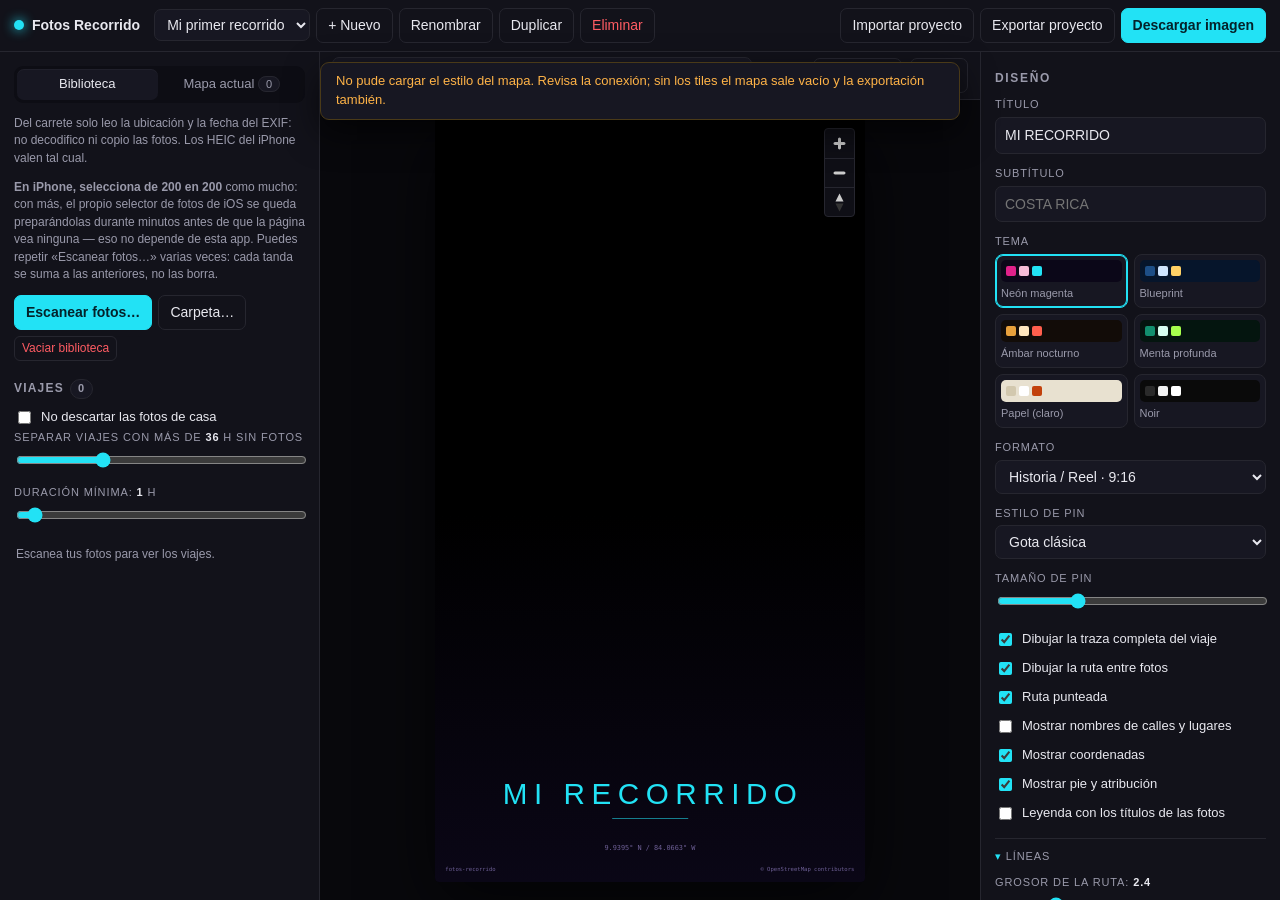
<file: index.html>
<!DOCTYPE html>
<html lang="es">
<head>
<meta charset="utf-8">
<meta name="viewport" content="width=device-width, initial-scale=1">
<title>Fotos Recorrido — mapas de viaje</title>
<link rel="icon" href="data:image/svg+xml,%3Csvg xmlns='http://www.w3.org/2000/svg' viewBox='0 0 24 36'%3E%3Cpath d='M12 0C5.4 0 0 5.4 0 12c0 8.5 12 24 12 24s12-15.5 12-24C24 5.4 18.6 0 12 0z' fill='%2322e2f5'/%3E%3Ccircle cx='12' cy='12' r='4.6' fill='%2306212a'/%3E%3C/svg%3E">
<link rel="stylesheet" href="vendor/maplibre-gl.css">
<link rel="stylesheet" href="css/style.css">
</head>
<body>

<div id="banner" class="banner" hidden></div>

<header class="topbar">
  <div class="brand">
    <span class="dot"></span>
    <strong>Fotos&nbsp;Recorrido</strong>
  </div>
  <div class="topbar-maps">
    <select id="mapSelect" title="Mapa actual"></select>
    <button id="btnNewMap" class="btn ghost" title="Crear mapa nuevo">+ Nuevo</button>
    <button id="btnRenameMap" class="btn ghost" title="Renombrar">Renombrar</button>
    <button id="btnDuplicateMap" class="btn ghost" title="Duplicar">Duplicar</button>
    <button id="btnDeleteMap" class="btn ghost danger" title="Eliminar">Eliminar</button>
  </div>
  <div class="topbar-actions">
    <button id="btnImport" class="btn ghost">Importar proyecto</button>
    <button id="btnExportJson" class="btn ghost">Exportar proyecto</button>
    <button id="btnExport" class="btn primary">Descargar imagen</button>
  </div>
</header>

<main class="layout">

  <!-- ============ PANEL IZQUIERDO: FOTOS ============ -->
  <aside class="panel panel-left">
    <div class="tabs">
      <button class="tab is-active" data-tab="lib">Biblioteca</button>
      <button class="tab" data-tab="map">Mapa actual <span id="photoCount" class="count">0</span></button>
    </div>

    <!-- ---- biblioteca: escanear el carrete y detectar viajes ---- -->
    <section id="tabLib" class="tabpane">
      <p class="tiny muted">
        Del carrete solo leo la ubicación y la fecha del EXIF: no decodifico ni
        copio las fotos. Los HEIC del iPhone valen tal cual.
      </p>
      <p class="tiny muted">
        <strong>En iPhone, selecciona de 200 en 200</strong> como mucho: con
        más, el propio selector de fotos de iOS se queda preparándolas
        durante minutos antes de que la página vea ninguna — eso no depende
        de esta app. Puedes repetir «Escanear fotos…» varias veces: cada
        tanda se suma a las anteriores, no las borra.
      </p>
      <div class="btn-row">
        <button id="btnScanFiles" class="btn primary">Escanear fotos…</button>
        <button id="btnScanFolder" class="btn ghost">Carpeta…</button>
        <button id="btnScanClear" class="btn ghost danger tiny">Vaciar biblioteca</button>
      </div>
      <input type="file" id="scanInput" accept="image/*,.heic,.heif,.HEIC,.HEIF" multiple hidden>
      <input type="file" id="scanFolderInput" webkitdirectory directory multiple hidden>

      <div id="scanProgress" class="progress" hidden><div class="bar"></div><span></span></div>
      <div id="scanCancelRow" class="btn-row" hidden>
        <button id="btnScanCancel" class="btn ghost danger tiny">Cancelar escaneo</button>
      </div>
      <div id="scanSummary" class="summary tiny" hidden></div>

      <div class="section">
        <div class="section-head">
          <h3>Viajes <span id="tripCount" class="pill">0</span></h3>
        </div>
        <label class="check tiny"><input type="checkbox" id="tripIgnoreHome">
          No descartar las fotos de casa</label>
        <div class="field row">
          <label for="tripGap">Separar viajes con más de <b id="tripGapVal">36</b> h sin fotos</label>
          <input id="tripGap" type="range" min="12" max="96" step="6" value="36">
        </div>
        <div class="field row">
          <label for="tripMinHours">Duración mínima: <b id="tripMinHoursVal">1</b> h</label>
          <input id="tripMinHours" type="range" min="0" max="24" step="1" value="1">
        </div>
        <ul id="tripList" class="triplist"></ul>
        <p id="tripDiag" class="tiny muted" hidden></p>
      </div>
    </section>

    <!-- ---- mapa actual: pines y fotos sueltas ---- -->
    <section id="tabMap" class="tabpane" hidden>
      <div id="dropzone" class="dropzone">
        <input type="file" id="fileInput" accept="image/*,.heic,.heif,.HEIC,.HEIF" multiple hidden>
        <p><strong>Arrastra fotos sueltas aquí</strong></p>
        <p class="muted">o <button id="btnPick" class="linklike">selecciónalas</button></p>
        <p class="tiny muted">Para el carrete entero usa la pestaña Biblioteca.</p>
      </div>

      <div id="ingestProgress" class="progress" hidden><div class="bar"></div><span></span></div>

      <!-- mapas creados antes de guardar las fotos del viaje -->
      <div id="groupRebuild" class="section" hidden>
        <p class="tiny muted">
          Este mapa se creó sin guardar la lista de fotos del viaje, así que no
          puedo agrupar sus paradas. Si la biblioteca sigue escaneada, puedo
          reconstruirla a partir de las fechas de este mapa.
        </p>
        <div class="btn-row">
          <button id="btnRebuildTrip" class="btn tiny primary">Reconstruir paradas</button>
        </div>
      </div>

      <!-- paradas: agrupar las fotos del viaje y elegir a mano cuáles son pin -->
      <div id="groupSection" class="section" hidden>
        <div class="section-head">
          <h3>Paradas <span id="groupCount" class="pill">0</span></h3>
          <span id="groupPhotoCount" class="tiny muted"></span>
        </div>
        <div class="field row">
          <label for="groupRadius">Agrupar fotos a menos de <b id="groupRadiusVal">350 m</b></label>
          <input id="groupRadius" type="range" min="0" max="15" step="1" value="5">
        </div>
        <p class="tiny muted">
          Cada parada es un grupo de fotos seguidas y cercanas. Marca cuáles
          quieres como pin: las demás siguen contando para la traza del
          recorrido, solo que sin pin.
        </p>
        <div class="btn-row">
          <select id="groupMode" class="mini" title="Qué se lista">
            <option value="groups">Ver: paradas</option>
            <option value="photos">Ver: todas las fotos</option>
          </select>
          <button id="btnTierAuto" class="btn tiny ghost" title="Reparte los pines existentes en principal, secundario y terciario según el peso de su parada">Escalonar niveles</button>
        </div>
        <div class="btn-row">
          <button id="btnPinTop" class="btn tiny ghost">Marcar las 12 mejores</button>
          <button id="btnPinNone" class="btn tiny ghost">Quitar todos</button>
          <label class="tiny muted" for="groupOnlyPinned" style="margin-left:auto">
            <input type="checkbox" id="groupOnlyPinned"> Solo con pin
          </label>
        </div>
        <p id="groupOverlap" class="tiny warn-text" hidden></p>
        <ul id="groupList" class="grouplist"></ul>
      </div>

      <div id="travelSection" class="section" hidden>
        <div class="section-head">
          <h3>Recorrido <span id="travelTotal" class="pill">0 km</span></h3>
        </div>
        <p id="travelNote" class="tiny muted"></p>
        <div class="btn-row">
          <label class="check tiny"><input type="checkbox" id="inShowDistance">
            Poner la distancia en el póster</label>
        </div>
      </div>

      <div class="section">
        <div class="section-head">
          <h3>Sin ubicar <span id="unplacedCount" class="pill warn">0</span></h3>
        </div>
        <p class="tiny muted" id="unplacedHelp" hidden>
          Selecciona una y pulsa <em>Colocar</em>, luego haz clic en el mapa. O búscala por nombre de lugar.
        </p>
        <ul id="unplacedList" class="photolist"></ul>
      </div>

      <div class="section">
        <div class="section-head">
          <h3>En el mapa <span id="placedCount" class="pill">0</span></h3>
          <select id="orderMode" class="mini" title="Orden del recorrido">
            <option value="date">Orden: fecha</option>
            <option value="manual">Orden: manual</option>
          </select>
        </div>
        <div id="thumbRow" class="thumb-row" hidden>
          <button id="btnLoadThumbs" class="btn tiny ghost">Cargar imágenes de los pines</button>
          <label class="tiny muted" for="heicMode">HEIC</label>
          <select id="heicMode" class="mini" title="Qué hacer con las fotos HEIC del iPhone">
            <option value="">Preguntar</option>
            <option value="on">Decodificar siempre</option>
            <option value="off">Nunca (solo GPS)</option>
          </select>
        </div>
        <ul id="placedList" class="photolist"></ul>
      </div>
    </section>
  </aside>

  <!-- ============ LIENZO ============ -->
  <section class="canvas-area">
    <div class="canvas-toolbar">
      <div class="geosearch">
        <input id="geoInput" type="search" placeholder="Buscar lugar (ciudad, monumento, dirección)…" autocomplete="off">
        <div id="geoResults" class="geo-results" hidden></div>
      </div>
      <div class="toolbar-right">
        <span id="placeMode" class="mode-chip" hidden>Modo colocar: haz clic en el mapa · <button id="cancelPlace" class="linklike">cancelar</button></span>
        <button id="btnFit" class="btn ghost" title="Encuadrar todos los pines">Encuadrar</button>
        <button id="btnResetNorth" class="btn ghost" title="Norte arriba">Norte</button>
      </div>
    </div>

    <div class="stage-wrap">
      <div id="stage" class="stage">
        <div id="map" class="map"></div>
        <div id="overlay" class="overlay">
          <div id="ovLegend" class="ov-legend" hidden></div>
          <h1 id="ovTitle" class="ov-title">MI RECORRIDO</h1>
          <div id="ovRule" class="ov-rule"></div>
          <div id="ovSubtitle" class="ov-subtitle">COSTA RICA</div>
          <div id="ovCoords" class="ov-coords">9.9395° N / 84.0663° W</div>
          <div id="ovDistance" class="ov-distance" hidden></div>
          <div class="overlay-footer">
            <span id="ovBrand">fotos-recorrido</span>
            <span id="ovAttrib">© OpenStreetMap contributors</span>
          </div>
        </div>
      </div>
    </div>
  </section>

  <!-- ============ PANEL DERECHO: DISEÑO ============ -->
  <aside class="panel panel-right">
    <div class="panel-head"><h2>Diseño</h2></div>

    <div class="field">
      <label for="inTitle">Título</label>
      <input id="inTitle" type="text" maxlength="40" placeholder="PRIMERAS CITAS">
    </div>
    <div class="field">
      <label for="inSubtitle">Subtítulo</label>
      <input id="inSubtitle" type="text" maxlength="40" placeholder="COSTA RICA">
    </div>

    <div class="field">
      <label>Tema</label>
      <div id="themeGrid" class="theme-grid"></div>
    </div>

    <div class="field">
      <label for="inAspect">Formato</label>
      <select id="inAspect">
        <option value="9:16">Historia / Reel · 9:16</option>
        <option value="4:5">Feed vertical · 4:5</option>
        <option value="1:1">Cuadrado · 1:1</option>
        <option value="3:2">Horizontal · 3:2</option>
        <option value="2:3">Póster para imprimir · 2:3</option>
      </select>
    </div>

    <div class="field">
      <label for="inPinStyle">Estilo de pin</label>
      <select id="inPinStyle">
        <option value="teardrop">Gota clásica</option>
        <option value="photo">Miniatura de la foto</option>
        <option value="numbered">Numerado</option>
        <option value="dot">Punto</option>
      </select>
    </div>

    <div class="field row">
      <label for="inPinSize">Tamaño de pin</label>
      <input id="inPinSize" type="range" min="0.6" max="2" step="0.1" value="1">
    </div>

    <div class="field">
      <label class="check"><input type="checkbox" id="inTrack" checked> Dibujar la traza completa del viaje</label>
      <label class="check"><input type="checkbox" id="inRoute" checked> Dibujar la ruta entre fotos</label>
      <label class="check"><input type="checkbox" id="inRouteDashed" checked> Ruta punteada</label>
      <label class="check"><input type="checkbox" id="inLabels"> Mostrar nombres de calles y lugares</label>
      <label class="check"><input type="checkbox" id="inCoords" checked> Mostrar coordenadas</label>
      <label class="check"><input type="checkbox" id="inFooter" checked> Mostrar pie y atribución</label>
      <label class="check"><input type="checkbox" id="inLegend"> Leyenda con los títulos de las fotos</label>
    </div>

    <details class="fold" open>
      <summary>Líneas</summary>
      <div class="field row">
        <label for="inRouteWidth">Grosor de la ruta: <b id="inRouteWidthVal">2.4</b></label>
        <input id="inRouteWidth" type="range" min="0.5" max="10" step="0.1" value="2.4">
      </div>
      <div class="field row">
        <label for="inRouteDashLen">Largo del guion: <b id="inRouteDashLenVal">4</b></label>
        <input id="inRouteDashLen" type="range" min="1" max="20" step="0.5" value="4">
      </div>
      <div class="field row">
        <label for="inRouteGapLen">Separación entre guiones: <b id="inRouteGapLenVal">4</b></label>
        <input id="inRouteGapLen" type="range" min="0.5" max="20" step="0.5" value="4">
      </div>
      <div class="field row">
        <label for="inRouteOpacity">Opacidad de la ruta: <b id="inRouteOpacityVal">100</b>%</label>
        <input id="inRouteOpacity" type="range" min="10" max="100" step="5" value="100">
      </div>
      <label class="check"><input type="checkbox" id="inRouteGlow" checked> Halo alrededor de la ruta</label>

      <div class="field row">
        <label for="inTrackWidth">Grosor de la traza: <b id="inTrackWidthVal">1.2</b></label>
        <input id="inTrackWidth" type="range" min="0.2" max="6" step="0.1" value="1.2">
      </div>
      <div class="field row">
        <label for="inTrackOpacity">Opacidad de la traza: <b id="inTrackOpacityVal">30</b>%</label>
        <input id="inTrackOpacity" type="range" min="0" max="100" step="5" value="30">
      </div>
      <div class="field row">
        <label for="inTrackDot">Punto de cada foto: <b id="inTrackDotVal">1.3</b></label>
        <input id="inTrackDot" type="range" min="0" max="6" step="0.1" value="1.3">
      </div>
    </details>

    <details class="fold" open>
      <summary>Textos</summary>
      <div class="field">
        <label for="inTextAlign">Alineación</label>
        <select id="inTextAlign">
          <option value="center">Centrado</option>
          <option value="left">A la izquierda</option>
          <option value="right">A la derecha</option>
        </select>
      </div>
      <div class="field row">
        <label for="inTextY">Altura del bloque: <b id="inTextYVal">0</b></label>
        <input id="inTextY" type="range" min="-6" max="40" step="1" value="0">
      </div>
      <div class="field row">
        <label for="inTitleScale">Tamaño del título: <b id="inTitleScaleVal">100</b>%</label>
        <input id="inTitleScale" type="range" min="40" max="200" step="5" value="100">
      </div>
      <div class="field row">
        <label for="inSubScale">Tamaño del subtítulo: <b id="inSubScaleVal">100</b>%</label>
        <input id="inSubScale" type="range" min="40" max="250" step="5" value="100">
      </div>
    </details>

    <div class="panel-head"><h2>Foto seleccionada</h2></div>
    <div id="selEmpty" class="muted tiny">Ninguna foto seleccionada.</div>
    <div id="selPanel" hidden>
      <img id="selThumb" class="sel-thumb" alt="">
      <p id="selNoImg" class="tiny muted" hidden></p>
      <div class="field">
        <label for="selCaption">Título de la foto</label>
        <input id="selCaption" type="text" maxlength="60">
      </div>
      <div class="field">
        <label for="selTier">Nivel del pin</label>
        <select id="selTier">
          <option value="1">Principal — grande</option>
          <option value="2">Secundario — mediano</option>
          <option value="3">Terciario — solo el punto</option>
        </select>
      </div>
      <div class="field two">
        <div><label for="selLat">Lat</label><input id="selLat" type="number" step="0.000001"></div>
        <div><label for="selLng">Lng</label><input id="selLng" type="number" step="0.000001"></div>
      </div>
      <div class="field">
        <label for="selDate">Fecha</label>
        <input id="selDate" type="datetime-local">
      </div>
      <div class="btn-row">
        <button id="selLoadImg" class="btn ghost" hidden>Cargar imagen</button>
        <button id="selCenter" class="btn ghost">Centrar</button>
        <button id="selPlace" class="btn ghost">Colocar</button>
        <button id="selDelete" class="btn ghost danger">Eliminar</button>
      </div>
    </div>
  </aside>
</main>

<!-- Lightbox -->
<div id="lightbox" class="lightbox" hidden>
  <button id="lbClose" class="lb-close" aria-label="Cerrar">×</button>
  <button id="lbPrev" class="lb-nav prev" aria-label="Anterior">‹</button>
  <img id="lbImg" alt="">
  <button id="lbNext" class="lb-nav next" aria-label="Siguiente">›</button>
  <div id="lbCaption" class="lb-caption"></div>
</div>

<!-- Export dialog -->
<dialog id="exportDlg" class="dlg">
  <form method="dialog">
    <h2>Descargar imagen</h2>
    <div class="field">
      <label for="exQuality">Resolución</label>
      <select id="exQuality">
        <option value="1">Normal — rápida</option>
        <option value="2" selected>Alta (2×) — recomendada</option>
        <option value="3">Máxima (3×) — para imprimir</option>
      </select>
    </div>
    <div class="field">
      <label for="exFormat">Formato</label>
      <select id="exFormat">
        <option value="png">PNG (sin pérdida)</option>
        <option value="jpeg">JPG (archivo ligero)</option>
      </select>
    </div>
    <p id="exSize" class="tiny muted"></p>
    <div class="btn-row end">
      <button value="cancel" class="btn ghost">Cancelar</button>
      <button id="exGo" value="ok" class="btn primary">Generar</button>
    </div>
  </form>
</dialog>

<dialog id="heicDlg" class="dlg">
  <form method="dialog">
    <h2>Imágenes HEIC</h2>
    <p class="tiny">
      Ninguna versión de ningún navegador abre HEIC por su cuenta. Para ver las
      fotos del iPhone dentro de la app hay que cargar un decodificador de
      ~960&nbsp;KB, y cada foto tarda entre 1 y 2 segundos en decodificarse.
    </p>
    <p class="tiny muted">
      Sin él el mapa, la ruta y los pines funcionan igual; lo único que no
      verás son las miniaturas ni los pines con foto.
    </p>
    <label class="check"><input type="checkbox" id="heicRemember">
      Recordar esta elección (se puede cambiar luego junto al botón de imágenes)</label>
    <div class="btn-row end">
      <button value="cancel" class="btn ghost">Seguir sin imágenes</button>
      <button value="ok" class="btn primary">Cargar decodificador</button>
    </div>
  </form>
</dialog>

<div id="busy" class="busy" hidden><div class="spinner"></div><span id="busyText">Generando…</span></div>

<input type="file" id="importInput" accept="application/json,.json" hidden>

<script src="vendor/maplibre-gl.js"></script>
<script src="vendor/exifr.umd.js"></script>
<script src="js/themes.js"></script>
<script src="js/heic.js"></script>
<script src="js/db.js"></script>
<script src="js/scan.js"></script>
<script src="js/trips.js"></script>
<script src="js/photos.js"></script>
<script src="js/geocode.js"></script>
<script src="js/mapview.js"></script>
<script src="js/export.js"></script>
<script src="js/app.js"></script>
</body>
</html>
</file>
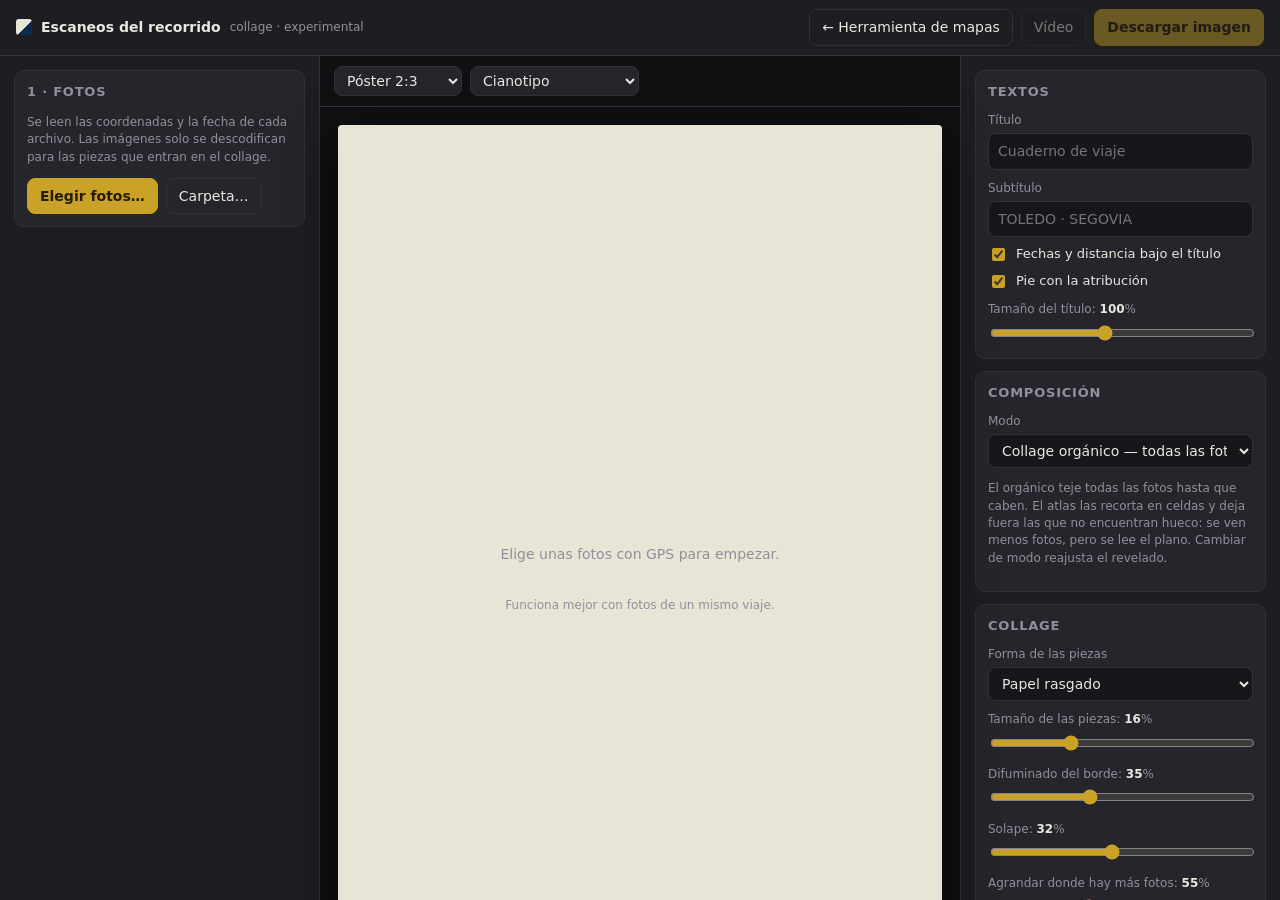
<file: collage/index.html>
<!DOCTYPE html>
<html lang="es">
<head>
<meta charset="utf-8">
<meta name="viewport" content="width=device-width, initial-scale=1">
<!-- El <base> apunta a la raíz del repositorio para poder reutilizar tal cual
     los módulos y los binarios de la otra herramienta (libheif busca su .wasm
     por ruta relativa al documento). Por eso los archivos propios de esta
     página llevan el prefijo collage/. -->
<base href="../">
<title>Escaneos del recorrido — collage de fotos</title>
<link rel="icon" href="data:image/svg+xml,%3Csvg xmlns='http://www.w3.org/2000/svg' viewBox='0 0 32 32'%3E%3Crect width='32' height='32' rx='3' fill='%23e8e4d6'/%3E%3Cpath d='M5 21l6-8 5 6 4-5 7 9z' fill='%230d2c4d'/%3E%3Ccircle cx='11' cy='9' r='3' fill='%233f6d99'/%3E%3C/svg%3E">
<link rel="stylesheet" href="vendor/maplibre-gl.css">
<link rel="stylesheet" href="collage/css/collage.css">
</head>
<body>

<div id="banner" class="banner" hidden></div>

<header class="topbar">
  <div class="brand">
    <span class="mark"></span>
    <strong>Escaneos&nbsp;del&nbsp;recorrido</strong>
    <span class="tiny muted">collage · experimental</span>
  </div>
  <div class="topbar-actions">
    <a class="btn ghost" href="index.html">← Herramienta de mapas</a>
    <button id="btnVideo" class="btn ghost" disabled>Vídeo</button>
    <button id="btnExport" class="btn primary" disabled>Descargar imagen</button>
  </div>
</header>

<main class="layout">

  <!-- ---------- izquierda: fotos y viaje ---------- -->
  <aside class="panel left">
    <section class="section">
      <div class="section-head"><h3>1 · Fotos</h3></div>
      <p class="tiny muted">
        Se leen las coordenadas y la fecha de cada archivo. Las imágenes solo se
        descodifican para las piezas que entran en el collage.
      </p>
      <div class="btn-row">
        <button id="btnPick" class="btn primary">Elegir fotos…</button>
        <button id="btnPickFolder" class="btn ghost">Carpeta…</button>
      </div>
      <input type="file" id="fileInput" accept="image/*,.heic,.heif,.HEIC,.HEIF" multiple hidden>
      <input type="file" id="folderInput" webkitdirectory directory multiple hidden>
      <div id="scanProgress" class="progress" hidden><div class="bar"></div><span></span></div>
      <p id="scanSummary" class="tiny summary" hidden></p>
    </section>

    <section id="tripSection" class="section" hidden>
      <div class="section-head">
        <h3>2 · Recorrido <span id="tripCount" class="pill">0</span></h3>
      </div>
      <ul id="tripList" class="triplist"></ul>
      <p id="tripDiag" class="tiny muted" hidden></p>
    </section>

    <section id="pieceSection" class="section" hidden>
      <div class="section-head">
        <h3>3 · Piezas <span id="pieceCount" class="pill">0</span></h3>
      </div>
      <div class="field">
        <label for="inPieces">Cuántas fotos entran: <b id="inPiecesVal">16</b></label>
        <input id="inPieces" type="range" min="3" max="260" step="1" value="16">
      </div>
      <p class="tiny muted">
        Por defecto entran todas las fotos con GPS del viaje. Este límite solo
        hace falta si son demasiadas para el papel o el navegador.
      </p>
      <div class="field">
        <label for="inGroup">Agrupar fotos a menos de <b id="inGroupVal">500 m</b></label>
        <input id="inGroup" type="range" min="0" max="14" step="1" value="5">
      </div>
      <p id="farHint" class="tiny warn-text" hidden></p>
      <div class="btn-row">
        <button id="btnDropFar" class="btn tiny ghost" hidden>Dejar fuera los lejanos</button>
      </div>
      <p id="pieceNote" class="tiny muted"></p>
      <ul id="pieceList" class="piecelist"></ul>

      <div class="section-head"><h3>Encuadre</h3></div>
      <p class="tiny muted">
        El ajuste automático encaja las piezas elegidas; si una queda pegada
        al borde o quieres ver más del sitio, ajusta aquí.
      </p>
      <div class="field">
        <label for="inFrameZoom">Zoom del encuadre: <b id="inFrameZoomVal">100</b>%</label>
        <input id="inFrameZoom" type="range" min="50" max="200" step="5" value="100">
      </div>
      <div class="field">
        <label for="inFramePanX">Desplazar horizontal: <b id="inFramePanXVal">0</b>%</label>
        <input id="inFramePanX" type="range" min="-50" max="50" step="2" value="0">
      </div>
      <div class="field">
        <label for="inFramePanY">Desplazar vertical: <b id="inFramePanYVal">0</b>%</label>
        <input id="inFramePanY" type="range" min="-50" max="50" step="2" value="0">
      </div>
      <div class="btn-row">
        <button id="btnFrameReset" class="btn tiny ghost">Restablecer encuadre</button>
      </div>
    </section>
  </aside>

  <!-- ---------- centro: el póster ---------- -->
  <section class="stage-area">
    <div class="stage-tools">
      <select id="inAspect" class="mini" title="Formato"></select>
      <select id="inInk" class="mini" title="Tinta"></select>
      <span id="strainHint" class="tiny warn-text" hidden></span>
    </div>
    <div id="stageWrap" class="stage-wrap">
      <canvas id="stage" class="stage"></canvas>
      <div id="stageEmpty" class="stage-empty">
        <p>Elige unas fotos con GPS para empezar.</p>
        <p class="tiny muted">Funciona mejor con fotos de un mismo viaje.</p>
      </div>
    </div>
  </section>

  <!-- ---------- derecha: aspecto ---------- -->
  <aside class="panel right">
    <section class="section">
      <div class="section-head"><h3>Textos</h3></div>
      <div class="field">
        <label for="inTitle">Título</label>
        <input id="inTitle" type="text" maxlength="48" placeholder="Cuaderno de viaje">
      </div>
      <div class="field">
        <label for="inSubtitle">Subtítulo</label>
        <input id="inSubtitle" type="text" maxlength="40" placeholder="TOLEDO · SEGOVIA">
      </div>
      <label class="check"><input type="checkbox" id="inMeta" checked> Fechas y distancia bajo el título</label>
      <label class="check"><input type="checkbox" id="inFooter" checked> Pie con la atribución</label>
      <div class="field">
        <label for="inTitleScale">Tamaño del título: <b id="inTitleScaleVal">100</b>%</label>
        <input id="inTitleScale" type="range" min="40" max="180" step="5" value="100">
      </div>
    </section>

    <section class="section">
      <div class="section-head"><h3>Composición</h3></div>
      <div class="field">
        <label for="inLayout">Modo</label>
        <select id="inLayout">
          <option value="organico">Collage orgánico — todas las fotos</option>
          <option value="atlas">Lámina de atlas — retícula y huecos</option>
        </select>
      </div>
      <p id="layoutNote" class="tiny muted">
        El orgánico teje todas las fotos hasta que caben. El atlas las recorta
        en celdas y deja fuera las que no encuentran hueco: se ven menos fotos,
        pero se lee el plano. Cambiar de modo reajusta el revelado.
      </p>

      <div id="atlasBlock" hidden>
        <div class="field">
          <label for="inGridCols">Columnas de la retícula: <b id="inGridColsVal">12</b></label>
          <input id="inGridCols" type="range" min="4" max="28" step="1" value="12">
        </div>
        <div class="field">
          <label for="inGridDensity">Cuánto se llena la retícula: <b id="inGridDensityVal">62</b>%</label>
          <input id="inGridDensity" type="range" min="15" max="100" step="1" value="62">
        </div>
        <div class="field">
          <label for="inGridSearch">Insistencia al buscar hueco: <b id="inGridSearchVal">2</b></label>
          <input id="inGridSearch" type="range" min="0" max="5" step="1" value="2">
        </div>
        <div class="field">
          <label for="inPhotoColor">Color de las fotos: <b id="inPhotoColorVal">105</b>%</label>
          <input id="inPhotoColor" type="range" min="0" max="180" step="5" value="105">
        </div>
        <label class="check"><input type="checkbox" id="inGridSpan" checked> Bloques grandes donde hubo más fotos</label>
        <label class="check"><input type="checkbox" id="inGridLines" checked> Dibujar la retícula</label>
        <label class="check"><input type="checkbox" id="inCartouche" checked> Escala y norte</label>
        <label class="check"><input type="checkbox" id="inMapWire" checked> Mapa a línea, sin rellenos</label>
      </div>
    </section>

    <section class="section">
      <div class="section-head"><h3>Collage</h3></div>
      <div class="field">
        <label for="inShape">Forma de las piezas</label>
        <select id="inShape">
          <option value="rasgado">Papel rasgado</option>
          <option value="mancha">Mancha (se funden entre sí)</option>
          <option value="polaroid">Copia con margen</option>
          <option value="recorte">Recorte recto</option>
        </select>
      </div>
      <div class="field">
        <label for="inSize">Tamaño de las piezas: <b id="inSizeVal">16</b>%</label>
        <input id="inSize" type="range" min="4" max="45" step="1" value="16">
      </div>
      <div class="field">
        <label for="inBleed">Difuminado del borde: <b id="inBleedVal">35</b>%</label>
        <input id="inBleed" type="range" min="0" max="95" step="5" value="35">
      </div>
      <div class="field">
        <label for="inSeparation">Solape: <b id="inSeparationVal">32</b>%</label>
        <input id="inSeparation" type="range" min="0" max="70" step="2" value="32">
      </div>
      <div class="field">
        <label for="inWeight">Agrandar donde hay más fotos: <b id="inWeightVal">55</b>%</label>
        <input id="inWeight" type="range" min="0" max="150" step="5" value="55">
      </div>
      <div class="field">
        <label for="inAlpha">Opacidad de las fotos: <b id="inAlphaVal">100</b>%</label>
        <input id="inAlpha" type="range" min="20" max="100" step="5" value="100">
      </div>
      <label class="check"><input type="checkbox" id="inRotation" checked> Piezas ligeramente giradas</label>
      <label class="check"><input type="checkbox" id="inMultiply"> Sobreimpresión donde se solapan</label>
      <label class="check"><input type="checkbox" id="inNumbered"> Numerar las piezas</label>
    </section>

    <section class="section">
      <div class="section-head"><h3>Mapa de fondo</h3></div>
      <p class="tiny muted">
        Un mapa real bajo el collage, redibujado con la misma tinta del papel,
        para que se reconozca dónde queda todo esto.
      </p>
      <div class="field">
        <label for="inMap">Presencia del mapa: <b id="inMapVal">80</b>%</label>
        <input id="inMap" type="range" min="0" max="100" step="5" value="80">
      </div>
      <div class="field">
        <label for="inMapStain">Las fotos manchan las calles de su sitio: <b id="inMapStainVal">45</b>%</label>
        <input id="inMapStain" type="range" min="0" max="100" step="5" value="45">
      </div>
      <label class="check"><input type="checkbox" id="inMapLabels"> Nombres de calles y lugares</label>
      <label class="check"><input type="checkbox" id="inFrame" checked> Marco de lámina</label>
      <p id="mapHint" class="tiny muted"></p>
    </section>

    <section class="section">
      <div class="section-head"><h3>Recorrido</h3></div>
      <label class="check"><input type="checkbox" id="inTrack" checked> Traza fina de todas las fotos</label>
      <label class="check"><input type="checkbox" id="inRoute" checked> Hilo que une las piezas</label>
      <label class="check"><input type="checkbox" id="inRouteDashed"> Hilo punteado</label>
      <label class="check"><input type="checkbox" id="inRouteAbove" checked> Hilo por encima de las fotos</label>
      <label class="check"><input type="checkbox" id="inRouteLong" checked> Hilo solo entre zonas alejadas</label>
      <div class="field">
        <label for="inRouteWidth">Grosor del hilo: <b id="inRouteWidthVal">1.2</b></label>
        <input id="inRouteWidth" type="range" min="0.4" max="6" step="0.2" value="1.2">
      </div>
      <div class="field">
        <label for="inHalo">Relieve alrededor de la traza: <b id="inHaloVal">60</b>%</label>
        <input id="inHalo" type="range" min="0" max="150" step="10" value="60">
      </div>
    </section>

    <section class="section">
      <div class="section-head"><h3>Escaneo</h3></div>
      <div class="field">
        <label for="inDuotone">Tinta sobre la foto: <b id="inDuotoneVal">70</b>%</label>
        <input id="inDuotone" type="range" min="0" max="100" step="5" value="70">
      </div>
      <div class="field">
        <label for="inContrast">Contraste: <b id="inContrastVal">1.25</b></label>
        <input id="inContrast" type="range" min="0.6" max="2.4" step="0.05" value="1.25">
      </div>
      <div class="field">
        <label for="inBrightness">Exposición: <b id="inBrightnessVal">0</b></label>
        <input id="inBrightness" type="range" min="-0.25" max="0.25" step="0.01" value="0">
      </div>
      <div class="field">
        <label for="inGrain">Grano: <b id="inGrainVal">9</b>%</label>
        <input id="inGrain" type="range" min="0" max="30" step="1" value="9">
      </div>
      <div class="field">
        <label for="inTexture">Textura del papel: <b id="inTextureVal">70</b>%</label>
        <input id="inTexture" type="range" min="0" max="150" step="10" value="70">
      </div>
      <div class="field">
        <label for="inGrime">Suciedad del escáner: <b id="inGrimeVal">45</b>%</label>
        <input id="inGrime" type="range" min="0" max="120" step="5" value="45">
      </div>
      <div class="field">
        <label for="inShadow">Sombra de las piezas: <b id="inShadowVal">40</b>%</label>
        <input id="inShadow" type="range" min="0" max="120" step="10" value="40">
      </div>
      <label class="check"><input type="checkbox" id="inMarks" checked> Marcas de registro en las esquinas</label>
    </section>

    <section class="section">
      <div class="section-head"><h3>Proyecto</h3></div>
      <div class="btn-row">
        <button id="btnSave" class="btn ghost" disabled>Guardar</button>
        <button id="btnLoad" class="btn ghost">Abrir…</button>
        <button id="btnReset" class="btn ghost danger">Valores de fábrica</button>
      </div>
      <p id="saveNote" class="tiny muted"></p>
    </section>
  </aside>
</main>

<dialog id="loadDlg" class="dlg">
  <form method="dialog">
    <h3>Proyectos guardados</h3>
    <ul id="loadList" class="loadlist"></ul>
    <menu><button value="cancel" class="btn ghost">Cerrar</button></menu>
  </form>
</dialog>

<dialog id="exportDlg" class="dlg">
  <form method="dialog">
    <h3>Descargar</h3>
    <div class="field">
      <label for="exQuality">Resolución</label>
      <select id="exQuality">
        <option value="1">Pantalla (1×)</option>
        <option value="2" selected>Buena (2×)</option>
        <option value="3">Impresión (3×)</option>
      </select>
    </div>
    <div class="field">
      <label for="exFormat">Formato</label>
      <select id="exFormat">
        <option value="png">PNG</option>
        <option value="jpeg">JPG</option>
      </select>
    </div>
    <p id="exSize" class="tiny muted"></p>
    <menu>
      <button value="cancel" class="btn ghost">Cancelar</button>
      <button id="exGo" value="ok" class="btn primary">Generar</button>
    </menu>
  </form>
</dialog>

<dialog id="videoDlg" class="dlg">
  <form method="dialog">
    <h3>Vídeo del recorrido</h3>
    <p class="tiny muted">La cámara va parada por parada en el orden del reloj,
      se detiene mientras caen las fotos de cada sitio y, cuando ya están todas,
      se abre hasta enseñar el collage entero.</p>
    <div class="field">
      <label for="vidDur">Duración</label>
      <input type="range" id="vidDur" min="6" max="90" step="1" value="18">
      <output id="vidDurOut">18 s</output>
    </div>
    <div class="field">
      <label for="vidSize">Tamaño</label>
      <select id="vidSize">
        <option value="1280">Rápido (lado largo 1280)</option>
        <option value="1920" selected>Móvil (lado largo 1920)</option>
      </select>
    </div>
    <div class="field">
      <label for="vidFps">Fotogramas</label>
      <select id="vidFps">
        <option value="24">24 por segundo (cine)</option>
        <option value="30" selected>30 por segundo</option>
      </select>
    </div>
    <div class="field">
      <label for="vidZoom">Acercamiento</label>
      <input type="range" id="vidZoom" min="100" max="300" step="10" value="220">
      <output id="vidZoomOut">220%</output>
    </div>
    <p id="vidNota" class="tiny muted"></p>
    <p><button type="button" id="vidRec" class="btn ghost" hidden></button></p>
    <menu>
      <button value="cancel" class="btn ghost">Cancelar</button>
      <button id="vidGo" value="ok" class="btn primary">Grabar</button>
    </menu>
  </form>
</dialog>

<div id="busy" class="busy" hidden><div class="spinner"></div><span id="busyText">Trabajando…</span>
  <button id="btnCancelVid" class="btn ghost" hidden>Cancelar</button></div>

<script src="vendor/maplibre-gl.js"></script>
<script src="vendor/exifr.umd.js"></script>
<script src="js/themes.js"></script>
<script src="js/heic.js"></script>
<script src="js/scan.js"></script>
<script src="js/trips.js"></script>
<script src="js/photos.js"></script>
<script src="js/mapview.js"></script>
<script src="collage/js/inks.js"></script>
<script src="collage/js/project.js"></script>
<script src="collage/js/layout.js"></script>
<script src="collage/js/paper.js"></script>
<script src="collage/js/basemap.js"></script>
<script src="collage/js/render.js"></script>
<script src="collage/js/video.js"></script>
<script src="collage/js/store.js"></script>
<script src="collage/js/app.js"></script>
</body>
</html>
</file>
<file: vendor/maplibre-gl.css>
.maplibregl-map{font:12px/20px Helvetica Neue,Arial,Helvetica,sans-serif;overflow:hidden;position:relative;-webkit-tap-highlight-color:rgb(0 0 0/0)}.maplibregl-canvas{left:0;position:absolute;top:0}.maplibregl-map:fullscreen{height:100%;width:100%}.maplibregl-ctrl-group button.maplibregl-ctrl-compass{touch-action:none}.maplibregl-canvas-container.maplibregl-interactive,.maplibregl-ctrl-group button.maplibregl-ctrl-compass{cursor:grab;-webkit-user-select:none;-moz-user-select:none;user-select:none}.maplibregl-canvas-container.maplibregl-interactive.maplibregl-track-pointer{cursor:pointer}.maplibregl-canvas-container.maplibregl-interactive:active,.maplibregl-ctrl-group button.maplibregl-ctrl-compass:active{cursor:grabbing}.maplibregl-canvas-container.maplibregl-touch-zoom-rotate,.maplibregl-canvas-container.maplibregl-touch-zoom-rotate .maplibregl-canvas{touch-action:pan-x pan-y}.maplibregl-canvas-container.maplibregl-touch-drag-pan,.maplibregl-canvas-container.maplibregl-touch-drag-pan .maplibregl-canvas{touch-action:pinch-zoom}.maplibregl-canvas-container.maplibregl-touch-zoom-rotate.maplibregl-touch-drag-pan,.maplibregl-canvas-container.maplibregl-touch-zoom-rotate.maplibregl-touch-drag-pan .maplibregl-canvas{touch-action:none}.maplibregl-canvas-container.maplibregl-touch-drag-pan.maplibregl-cooperative-gestures,.maplibregl-canvas-container.maplibregl-touch-drag-pan.maplibregl-cooperative-gestures .maplibregl-canvas{touch-action:pan-x pan-y}.maplibregl-ctrl-bottom-left,.maplibregl-ctrl-bottom-right,.maplibregl-ctrl-top-left,.maplibregl-ctrl-top-right{pointer-events:none;position:absolute;z-index:2}.maplibregl-ctrl-top-left{left:0;top:0}.maplibregl-ctrl-top-right{right:0;top:0}.maplibregl-ctrl-bottom-left{bottom:0;left:0}.maplibregl-ctrl-bottom-right{bottom:0;right:0}.maplibregl-ctrl{clear:both;pointer-events:auto;transform:translate(0)}.maplibregl-ctrl-top-left .maplibregl-ctrl{float:left;margin:10px 0 0 10px}.maplibregl-ctrl-top-right .maplibregl-ctrl{float:right;margin:10px 10px 0 0}.maplibregl-ctrl-bottom-left .maplibregl-ctrl{float:left;margin:0 0 10px 10px}.maplibregl-ctrl-bottom-right .maplibregl-ctrl{float:right;margin:0 10px 10px 0}.maplibregl-ctrl-group{background:#fff;border-radius:4px}.maplibregl-ctrl-group:not(:empty){box-shadow:0 0 0 2px rgba(0,0,0,.1)}@media (forced-colors:active){.maplibregl-ctrl-group:not(:empty){box-shadow:0 0 0 2px ButtonText}}.maplibregl-ctrl-group button{background-color:transparent;border:0;box-sizing:border-box;cursor:pointer;display:block;height:29px;outline:none;padding:0;width:29px}.maplibregl-ctrl-group button+button{border-top:1px solid #ddd}.maplibregl-ctrl button .maplibregl-ctrl-icon{background-position:50%;background-repeat:no-repeat;display:block;height:100%;width:100%}@media (forced-colors:active){.maplibregl-ctrl-icon{background-color:transparent}.maplibregl-ctrl-group button+button{border-top:1px solid ButtonText}}.maplibregl-ctrl button::-moz-focus-inner{border:0;padding:0}.maplibregl-ctrl-attrib-button:focus,.maplibregl-ctrl-group button:focus{box-shadow:0 0 2px 2px #0096ff}.maplibregl-ctrl button:disabled{cursor:not-allowed}.maplibregl-ctrl button:disabled .maplibregl-ctrl-icon{opacity:.25}.maplibregl-ctrl button:not(:disabled):hover{background-color:rgb(0 0 0/5%)}.maplibregl-ctrl-group button:focus:focus-visible{box-shadow:0 0 2px 2px #0096ff}.maplibregl-ctrl-group button:focus:not(:focus-visible){box-shadow:none}.maplibregl-ctrl-group button:focus:first-child{border-radius:4px 4px 0 0}.maplibregl-ctrl-group button:focus:last-child{border-radius:0 0 4px 4px}.maplibregl-ctrl-group button:focus:only-child{border-radius:inherit}.maplibregl-ctrl button.maplibregl-ctrl-zoom-out .maplibregl-ctrl-icon{background-image:url("data:image/svg+xml;charset=utf-8,%3Csvg xmlns='http://www.w3.org/2000/svg' width='29' height='29' fill='%23333' viewBox='0 0 29 29'%3E%3Cpath d='M10 13c-.75 0-1.5.75-1.5 1.5S9.25 16 10 16h9c.75 0 1.5-.75 1.5-1.5S19.75 13 19 13z'/%3E%3C/svg%3E")}.maplibregl-ctrl button.maplibregl-ctrl-zoom-in .maplibregl-ctrl-icon{background-image:url("data:image/svg+xml;charset=utf-8,%3Csvg xmlns='http://www.w3.org/2000/svg' width='29' height='29' fill='%23333' viewBox='0 0 29 29'%3E%3Cpath d='M14.5 8.5c-.75 0-1.5.75-1.5 1.5v3h-3c-.75 0-1.5.75-1.5 1.5S9.25 16 10 16h3v3c0 .75.75 1.5 1.5 1.5S16 19.75 16 19v-3h3c.75 0 1.5-.75 1.5-1.5S19.75 13 19 13h-3v-3c0-.75-.75-1.5-1.5-1.5'/%3E%3C/svg%3E")}@media (forced-colors:active){.maplibregl-ctrl button.maplibregl-ctrl-zoom-out .maplibregl-ctrl-icon{background-image:url("data:image/svg+xml;charset=utf-8,%3Csvg xmlns='http://www.w3.org/2000/svg' width='29' height='29' fill='%23fff' viewBox='0 0 29 29'%3E%3Cpath d='M10 13c-.75 0-1.5.75-1.5 1.5S9.25 16 10 16h9c.75 0 1.5-.75 1.5-1.5S19.75 13 19 13z'/%3E%3C/svg%3E")}.maplibregl-ctrl button.maplibregl-ctrl-zoom-in .maplibregl-ctrl-icon{background-image:url("data:image/svg+xml;charset=utf-8,%3Csvg xmlns='http://www.w3.org/2000/svg' width='29' height='29' fill='%23fff' viewBox='0 0 29 29'%3E%3Cpath d='M14.5 8.5c-.75 0-1.5.75-1.5 1.5v3h-3c-.75 0-1.5.75-1.5 1.5S9.25 16 10 16h3v3c0 .75.75 1.5 1.5 1.5S16 19.75 16 19v-3h3c.75 0 1.5-.75 1.5-1.5S19.75 13 19 13h-3v-3c0-.75-.75-1.5-1.5-1.5'/%3E%3C/svg%3E")}}@media (forced-colors:active) and (prefers-color-scheme:light){.maplibregl-ctrl button.maplibregl-ctrl-zoom-out .maplibregl-ctrl-icon{background-image:url("data:image/svg+xml;charset=utf-8,%3Csvg xmlns='http://www.w3.org/2000/svg' width='29' height='29' viewBox='0 0 29 29'%3E%3Cpath d='M10 13c-.75 0-1.5.75-1.5 1.5S9.25 16 10 16h9c.75 0 1.5-.75 1.5-1.5S19.75 13 19 13z'/%3E%3C/svg%3E")}.maplibregl-ctrl button.maplibregl-ctrl-zoom-in .maplibregl-ctrl-icon{background-image:url("data:image/svg+xml;charset=utf-8,%3Csvg xmlns='http://www.w3.org/2000/svg' width='29' height='29' viewBox='0 0 29 29'%3E%3Cpath d='M14.5 8.5c-.75 0-1.5.75-1.5 1.5v3h-3c-.75 0-1.5.75-1.5 1.5S9.25 16 10 16h3v3c0 .75.75 1.5 1.5 1.5S16 19.75 16 19v-3h3c.75 0 1.5-.75 1.5-1.5S19.75 13 19 13h-3v-3c0-.75-.75-1.5-1.5-1.5'/%3E%3C/svg%3E")}}.maplibregl-ctrl button.maplibregl-ctrl-fullscreen .maplibregl-ctrl-icon{background-image:url("data:image/svg+xml;charset=utf-8,%3Csvg xmlns='http://www.w3.org/2000/svg' width='29' height='29' fill='%23333' viewBox='0 0 29 29'%3E%3Cpath d='M24 16v5.5c0 1.75-.75 2.5-2.5 2.5H16v-1l3-1.5-4-5.5 1-1 5.5 4 1.5-3zM6 16l1.5 3 5.5-4 1 1-4 5.5 3 1.5v1H7.5C5.75 24 5 23.25 5 21.5V16zm7-11v1l-3 1.5 4 5.5-1 1-5.5-4L6 13H5V7.5C5 5.75 5.75 5 7.5 5zm11 2.5c0-1.75-.75-2.5-2.5-2.5H16v1l3 1.5-4 5.5 1 1 5.5-4 1.5 3h1z'/%3E%3C/svg%3E")}.maplibregl-ctrl button.maplibregl-ctrl-shrink .maplibregl-ctrl-icon{background-image:url("data:image/svg+xml;charset=utf-8,%3Csvg xmlns='http://www.w3.org/2000/svg' width='29' height='29' viewBox='0 0 29 29'%3E%3Cpath d='M18.5 16c-1.75 0-2.5.75-2.5 2.5V24h1l1.5-3 5.5 4 1-1-4-5.5 3-1.5v-1zM13 18.5c0-1.75-.75-2.5-2.5-2.5H5v1l3 1.5L4 24l1 1 5.5-4 1.5 3h1zm3-8c0 1.75.75 2.5 2.5 2.5H24v-1l-3-1.5L25 5l-1-1-5.5 4L17 5h-1zM10.5 13c1.75 0 2.5-.75 2.5-2.5V5h-1l-1.5 3L5 4 4 5l4 5.5L5 12v1z'/%3E%3C/svg%3E")}@media (forced-colors:active){.maplibregl-ctrl button.maplibregl-ctrl-fullscreen .maplibregl-ctrl-icon{background-image:url("data:image/svg+xml;charset=utf-8,%3Csvg xmlns='http://www.w3.org/2000/svg' width='29' height='29' fill='%23fff' viewBox='0 0 29 29'%3E%3Cpath d='M24 16v5.5c0 1.75-.75 2.5-2.5 2.5H16v-1l3-1.5-4-5.5 1-1 5.5 4 1.5-3zM6 16l1.5 3 5.5-4 1 1-4 5.5 3 1.5v1H7.5C5.75 24 5 23.25 5 21.5V16zm7-11v1l-3 1.5 4 5.5-1 1-5.5-4L6 13H5V7.5C5 5.75 5.75 5 7.5 5zm11 2.5c0-1.75-.75-2.5-2.5-2.5H16v1l3 1.5-4 5.5 1 1 5.5-4 1.5 3h1z'/%3E%3C/svg%3E")}.maplibregl-ctrl button.maplibregl-ctrl-shrink .maplibregl-ctrl-icon{background-image:url("data:image/svg+xml;charset=utf-8,%3Csvg xmlns='http://www.w3.org/2000/svg' width='29' height='29' fill='%23fff' viewBox='0 0 29 29'%3E%3Cpath d='M18.5 16c-1.75 0-2.5.75-2.5 2.5V24h1l1.5-3 5.5 4 1-1-4-5.5 3-1.5v-1zM13 18.5c0-1.75-.75-2.5-2.5-2.5H5v1l3 1.5L4 24l1 1 5.5-4 1.5 3h1zm3-8c0 1.75.75 2.5 2.5 2.5H24v-1l-3-1.5L25 5l-1-1-5.5 4L17 5h-1zM10.5 13c1.75 0 2.5-.75 2.5-2.5V5h-1l-1.5 3L5 4 4 5l4 5.5L5 12v1z'/%3E%3C/svg%3E")}}@media (forced-colors:active) and (prefers-color-scheme:light){.maplibregl-ctrl button.maplibregl-ctrl-fullscreen .maplibregl-ctrl-icon{background-image:url("data:image/svg+xml;charset=utf-8,%3Csvg xmlns='http://www.w3.org/2000/svg' width='29' height='29' viewBox='0 0 29 29'%3E%3Cpath d='M24 16v5.5c0 1.75-.75 2.5-2.5 2.5H16v-1l3-1.5-4-5.5 1-1 5.5 4 1.5-3zM6 16l1.5 3 5.5-4 1 1-4 5.5 3 1.5v1H7.5C5.75 24 5 23.25 5 21.5V16zm7-11v1l-3 1.5 4 5.5-1 1-5.5-4L6 13H5V7.5C5 5.75 5.75 5 7.5 5zm11 2.5c0-1.75-.75-2.5-2.5-2.5H16v1l3 1.5-4 5.5 1 1 5.5-4 1.5 3h1z'/%3E%3C/svg%3E")}.maplibregl-ctrl button.maplibregl-ctrl-shrink .maplibregl-ctrl-icon{background-image:url("data:image/svg+xml;charset=utf-8,%3Csvg xmlns='http://www.w3.org/2000/svg' width='29' height='29' viewBox='0 0 29 29'%3E%3Cpath d='M18.5 16c-1.75 0-2.5.75-2.5 2.5V24h1l1.5-3 5.5 4 1-1-4-5.5 3-1.5v-1zM13 18.5c0-1.75-.75-2.5-2.5-2.5H5v1l3 1.5L4 24l1 1 5.5-4 1.5 3h1zm3-8c0 1.75.75 2.5 2.5 2.5H24v-1l-3-1.5L25 5l-1-1-5.5 4L17 5h-1zM10.5 13c1.75 0 2.5-.75 2.5-2.5V5h-1l-1.5 3L5 4 4 5l4 5.5L5 12v1z'/%3E%3C/svg%3E")}}.maplibregl-ctrl button.maplibregl-ctrl-compass .maplibregl-ctrl-icon{background-image:url("data:image/svg+xml;charset=utf-8,%3Csvg xmlns='http://www.w3.org/2000/svg' width='29' height='29' fill='%23333' viewBox='0 0 29 29'%3E%3Cpath d='m10.5 14 4-8 4 8z'/%3E%3Cpath fill='%23ccc' d='m10.5 16 4 8 4-8z'/%3E%3C/svg%3E")}@media (forced-colors:active){.maplibregl-ctrl button.maplibregl-ctrl-compass .maplibregl-ctrl-icon{background-image:url("data:image/svg+xml;charset=utf-8,%3Csvg xmlns='http://www.w3.org/2000/svg' width='29' height='29' fill='%23fff' viewBox='0 0 29 29'%3E%3Cpath d='m10.5 14 4-8 4 8z'/%3E%3Cpath fill='%23ccc' d='m10.5 16 4 8 4-8z'/%3E%3C/svg%3E")}}@media (forced-colors:active) and (prefers-color-scheme:light){.maplibregl-ctrl button.maplibregl-ctrl-compass .maplibregl-ctrl-icon{background-image:url("data:image/svg+xml;charset=utf-8,%3Csvg xmlns='http://www.w3.org/2000/svg' width='29' height='29' viewBox='0 0 29 29'%3E%3Cpath d='m10.5 14 4-8 4 8z'/%3E%3Cpath fill='%23ccc' d='m10.5 16 4 8 4-8z'/%3E%3C/svg%3E")}}.maplibregl-ctrl button.maplibregl-ctrl-terrain .maplibregl-ctrl-icon{background-image:url("data:image/svg+xml;charset=utf-8,%3Csvg xmlns='http://www.w3.org/2000/svg' width='22' height='22' fill='%23333' viewBox='0 0 22 22'%3E%3Cpath d='m1.754 13.406 4.453-4.851 3.09 3.09 3.281 3.277.969-.969-3.309-3.312 3.844-4.121 6.148 6.886h1.082v-.855l-7.207-8.07-4.84 5.187L6.169 6.57l-5.48 5.965v.871ZM.688 16.844h20.625v1.375H.688Zm0 0'/%3E%3C/svg%3E")}.maplibregl-ctrl button.maplibregl-ctrl-terrain-enabled .maplibregl-ctrl-icon{background-image:url("data:image/svg+xml;charset=utf-8,%3Csvg xmlns='http://www.w3.org/2000/svg' width='22' height='22' fill='%2333b5e5' viewBox='0 0 22 22'%3E%3Cpath d='m1.754 13.406 4.453-4.851 3.09 3.09 3.281 3.277.969-.969-3.309-3.312 3.844-4.121 6.148 6.886h1.082v-.855l-7.207-8.07-4.84 5.187L6.169 6.57l-5.48 5.965v.871ZM.688 16.844h20.625v1.375H.688Zm0 0'/%3E%3C/svg%3E")}.maplibregl-ctrl button.maplibregl-ctrl-geolocate .maplibregl-ctrl-icon{background-image:url("data:image/svg+xml;charset=utf-8,%3Csvg xmlns='http://www.w3.org/2000/svg' width='29' height='29' fill='%23333' viewBox='0 0 20 20'%3E%3Cpath d='M10 4C9 4 9 5 9 5v.1A5 5 0 0 0 5.1 9H5s-1 0-1 1 1 1 1 1h.1A5 5 0 0 0 9 14.9v.1s0 1 1 1 1-1 1-1v-.1a5 5 0 0 0 3.9-3.9h.1s1 0 1-1-1-1-1-1h-.1A5 5 0 0 0 11 5.1V5s0-1-1-1m0 2.5a3.5 3.5 0 1 1 0 7 3.5 3.5 0 1 1 0-7'/%3E%3Ccircle cx='10' cy='10' r='2'/%3E%3C/svg%3E")}.maplibregl-ctrl button.maplibregl-ctrl-geolocate:disabled .maplibregl-ctrl-icon{background-image:url("data:image/svg+xml;charset=utf-8,%3Csvg xmlns='http://www.w3.org/2000/svg' width='29' height='29' fill='%23aaa' viewBox='0 0 20 20'%3E%3Cpath d='M10 4C9 4 9 5 9 5v.1A5 5 0 0 0 5.1 9H5s-1 0-1 1 1 1 1 1h.1A5 5 0 0 0 9 14.9v.1s0 1 1 1 1-1 1-1v-.1a5 5 0 0 0 3.9-3.9h.1s1 0 1-1-1-1-1-1h-.1A5 5 0 0 0 11 5.1V5s0-1-1-1m0 2.5a3.5 3.5 0 1 1 0 7 3.5 3.5 0 1 1 0-7'/%3E%3Ccircle cx='10' cy='10' r='2'/%3E%3Cpath fill='red' d='m14 5 1 1-9 9-1-1z'/%3E%3C/svg%3E")}.maplibregl-ctrl button.maplibregl-ctrl-geolocate.maplibregl-ctrl-geolocate-active .maplibregl-ctrl-icon{background-image:url("data:image/svg+xml;charset=utf-8,%3Csvg xmlns='http://www.w3.org/2000/svg' width='29' height='29' fill='%2333b5e5' viewBox='0 0 20 20'%3E%3Cpath d='M10 4C9 4 9 5 9 5v.1A5 5 0 0 0 5.1 9H5s-1 0-1 1 1 1 1 1h.1A5 5 0 0 0 9 14.9v.1s0 1 1 1 1-1 1-1v-.1a5 5 0 0 0 3.9-3.9h.1s1 0 1-1-1-1-1-1h-.1A5 5 0 0 0 11 5.1V5s0-1-1-1m0 2.5a3.5 3.5 0 1 1 0 7 3.5 3.5 0 1 1 0-7'/%3E%3Ccircle cx='10' cy='10' r='2'/%3E%3C/svg%3E")}.maplibregl-ctrl button.maplibregl-ctrl-geolocate.maplibregl-ctrl-geolocate-active-error .maplibregl-ctrl-icon{background-image:url("data:image/svg+xml;charset=utf-8,%3Csvg xmlns='http://www.w3.org/2000/svg' width='29' height='29' fill='%23e58978' viewBox='0 0 20 20'%3E%3Cpath d='M10 4C9 4 9 5 9 5v.1A5 5 0 0 0 5.1 9H5s-1 0-1 1 1 1 1 1h.1A5 5 0 0 0 9 14.9v.1s0 1 1 1 1-1 1-1v-.1a5 5 0 0 0 3.9-3.9h.1s1 0 1-1-1-1-1-1h-.1A5 5 0 0 0 11 5.1V5s0-1-1-1m0 2.5a3.5 3.5 0 1 1 0 7 3.5 3.5 0 1 1 0-7'/%3E%3Ccircle cx='10' cy='10' r='2'/%3E%3C/svg%3E")}.maplibregl-ctrl button.maplibregl-ctrl-geolocate.maplibregl-ctrl-geolocate-background .maplibregl-ctrl-icon{background-image:url("data:image/svg+xml;charset=utf-8,%3Csvg xmlns='http://www.w3.org/2000/svg' width='29' height='29' fill='%2333b5e5' viewBox='0 0 20 20'%3E%3Cpath d='M10 4C9 4 9 5 9 5v.1A5 5 0 0 0 5.1 9H5s-1 0-1 1 1 1 1 1h.1A5 5 0 0 0 9 14.9v.1s0 1 1 1 1-1 1-1v-.1a5 5 0 0 0 3.9-3.9h.1s1 0 1-1-1-1-1-1h-.1A5 5 0 0 0 11 5.1V5s0-1-1-1m0 2.5a3.5 3.5 0 1 1 0 7 3.5 3.5 0 1 1 0-7'/%3E%3C/svg%3E")}.maplibregl-ctrl button.maplibregl-ctrl-geolocate.maplibregl-ctrl-geolocate-background-error .maplibregl-ctrl-icon{background-image:url("data:image/svg+xml;charset=utf-8,%3Csvg xmlns='http://www.w3.org/2000/svg' width='29' height='29' fill='%23e54e33' viewBox='0 0 20 20'%3E%3Cpath d='M10 4C9 4 9 5 9 5v.1A5 5 0 0 0 5.1 9H5s-1 0-1 1 1 1 1 1h.1A5 5 0 0 0 9 14.9v.1s0 1 1 1 1-1 1-1v-.1a5 5 0 0 0 3.9-3.9h.1s1 0 1-1-1-1-1-1h-.1A5 5 0 0 0 11 5.1V5s0-1-1-1m0 2.5a3.5 3.5 0 1 1 0 7 3.5 3.5 0 1 1 0-7'/%3E%3C/svg%3E")}.maplibregl-ctrl button.maplibregl-ctrl-geolocate.maplibregl-ctrl-geolocate-waiting .maplibregl-ctrl-icon{animation:maplibregl-spin 2s linear infinite}@media (forced-colors:active){.maplibregl-ctrl button.maplibregl-ctrl-geolocate .maplibregl-ctrl-icon{background-image:url("data:image/svg+xml;charset=utf-8,%3Csvg xmlns='http://www.w3.org/2000/svg' width='29' height='29' fill='%23fff' viewBox='0 0 20 20'%3E%3Cpath d='M10 4C9 4 9 5 9 5v.1A5 5 0 0 0 5.1 9H5s-1 0-1 1 1 1 1 1h.1A5 5 0 0 0 9 14.9v.1s0 1 1 1 1-1 1-1v-.1a5 5 0 0 0 3.9-3.9h.1s1 0 1-1-1-1-1-1h-.1A5 5 0 0 0 11 5.1V5s0-1-1-1m0 2.5a3.5 3.5 0 1 1 0 7 3.5 3.5 0 1 1 0-7'/%3E%3Ccircle cx='10' cy='10' r='2'/%3E%3C/svg%3E")}.maplibregl-ctrl button.maplibregl-ctrl-geolocate:disabled .maplibregl-ctrl-icon{background-image:url("data:image/svg+xml;charset=utf-8,%3Csvg xmlns='http://www.w3.org/2000/svg' width='29' height='29' fill='%23999' viewBox='0 0 20 20'%3E%3Cpath d='M10 4C9 4 9 5 9 5v.1A5 5 0 0 0 5.1 9H5s-1 0-1 1 1 1 1 1h.1A5 5 0 0 0 9 14.9v.1s0 1 1 1 1-1 1-1v-.1a5 5 0 0 0 3.9-3.9h.1s1 0 1-1-1-1-1-1h-.1A5 5 0 0 0 11 5.1V5s0-1-1-1m0 2.5a3.5 3.5 0 1 1 0 7 3.5 3.5 0 1 1 0-7'/%3E%3Ccircle cx='10' cy='10' r='2'/%3E%3Cpath fill='red' d='m14 5 1 1-9 9-1-1z'/%3E%3C/svg%3E")}.maplibregl-ctrl button.maplibregl-ctrl-geolocate.maplibregl-ctrl-geolocate-active .maplibregl-ctrl-icon{background-image:url("data:image/svg+xml;charset=utf-8,%3Csvg xmlns='http://www.w3.org/2000/svg' width='29' height='29' fill='%2333b5e5' viewBox='0 0 20 20'%3E%3Cpath d='M10 4C9 4 9 5 9 5v.1A5 5 0 0 0 5.1 9H5s-1 0-1 1 1 1 1 1h.1A5 5 0 0 0 9 14.9v.1s0 1 1 1 1-1 1-1v-.1a5 5 0 0 0 3.9-3.9h.1s1 0 1-1-1-1-1-1h-.1A5 5 0 0 0 11 5.1V5s0-1-1-1m0 2.5a3.5 3.5 0 1 1 0 7 3.5 3.5 0 1 1 0-7'/%3E%3Ccircle cx='10' cy='10' r='2'/%3E%3C/svg%3E")}.maplibregl-ctrl button.maplibregl-ctrl-geolocate.maplibregl-ctrl-geolocate-active-error .maplibregl-ctrl-icon{background-image:url("data:image/svg+xml;charset=utf-8,%3Csvg xmlns='http://www.w3.org/2000/svg' width='29' height='29' fill='%23e58978' viewBox='0 0 20 20'%3E%3Cpath d='M10 4C9 4 9 5 9 5v.1A5 5 0 0 0 5.1 9H5s-1 0-1 1 1 1 1 1h.1A5 5 0 0 0 9 14.9v.1s0 1 1 1 1-1 1-1v-.1a5 5 0 0 0 3.9-3.9h.1s1 0 1-1-1-1-1-1h-.1A5 5 0 0 0 11 5.1V5s0-1-1-1m0 2.5a3.5 3.5 0 1 1 0 7 3.5 3.5 0 1 1 0-7'/%3E%3Ccircle cx='10' cy='10' r='2'/%3E%3C/svg%3E")}.maplibregl-ctrl button.maplibregl-ctrl-geolocate.maplibregl-ctrl-geolocate-background .maplibregl-ctrl-icon{background-image:url("data:image/svg+xml;charset=utf-8,%3Csvg xmlns='http://www.w3.org/2000/svg' width='29' height='29' fill='%2333b5e5' viewBox='0 0 20 20'%3E%3Cpath d='M10 4C9 4 9 5 9 5v.1A5 5 0 0 0 5.1 9H5s-1 0-1 1 1 1 1 1h.1A5 5 0 0 0 9 14.9v.1s0 1 1 1 1-1 1-1v-.1a5 5 0 0 0 3.9-3.9h.1s1 0 1-1-1-1-1-1h-.1A5 5 0 0 0 11 5.1V5s0-1-1-1m0 2.5a3.5 3.5 0 1 1 0 7 3.5 3.5 0 1 1 0-7'/%3E%3C/svg%3E")}.maplibregl-ctrl button.maplibregl-ctrl-geolocate.maplibregl-ctrl-geolocate-background-error .maplibregl-ctrl-icon{background-image:url("data:image/svg+xml;charset=utf-8,%3Csvg xmlns='http://www.w3.org/2000/svg' width='29' height='29' fill='%23e54e33' viewBox='0 0 20 20'%3E%3Cpath d='M10 4C9 4 9 5 9 5v.1A5 5 0 0 0 5.1 9H5s-1 0-1 1 1 1 1 1h.1A5 5 0 0 0 9 14.9v.1s0 1 1 1 1-1 1-1v-.1a5 5 0 0 0 3.9-3.9h.1s1 0 1-1-1-1-1-1h-.1A5 5 0 0 0 11 5.1V5s0-1-1-1m0 2.5a3.5 3.5 0 1 1 0 7 3.5 3.5 0 1 1 0-7'/%3E%3C/svg%3E")}}@media (forced-colors:active) and (prefers-color-scheme:light){.maplibregl-ctrl button.maplibregl-ctrl-geolocate .maplibregl-ctrl-icon{background-image:url("data:image/svg+xml;charset=utf-8,%3Csvg xmlns='http://www.w3.org/2000/svg' width='29' height='29' viewBox='0 0 20 20'%3E%3Cpath d='M10 4C9 4 9 5 9 5v.1A5 5 0 0 0 5.1 9H5s-1 0-1 1 1 1 1 1h.1A5 5 0 0 0 9 14.9v.1s0 1 1 1 1-1 1-1v-.1a5 5 0 0 0 3.9-3.9h.1s1 0 1-1-1-1-1-1h-.1A5 5 0 0 0 11 5.1V5s0-1-1-1m0 2.5a3.5 3.5 0 1 1 0 7 3.5 3.5 0 1 1 0-7'/%3E%3Ccircle cx='10' cy='10' r='2'/%3E%3C/svg%3E")}.maplibregl-ctrl button.maplibregl-ctrl-geolocate:disabled .maplibregl-ctrl-icon{background-image:url("data:image/svg+xml;charset=utf-8,%3Csvg xmlns='http://www.w3.org/2000/svg' width='29' height='29' fill='%23666' viewBox='0 0 20 20'%3E%3Cpath d='M10 4C9 4 9 5 9 5v.1A5 5 0 0 0 5.1 9H5s-1 0-1 1 1 1 1 1h.1A5 5 0 0 0 9 14.9v.1s0 1 1 1 1-1 1-1v-.1a5 5 0 0 0 3.9-3.9h.1s1 0 1-1-1-1-1-1h-.1A5 5 0 0 0 11 5.1V5s0-1-1-1m0 2.5a3.5 3.5 0 1 1 0 7 3.5 3.5 0 1 1 0-7'/%3E%3Ccircle cx='10' cy='10' r='2'/%3E%3Cpath fill='red' d='m14 5 1 1-9 9-1-1z'/%3E%3C/svg%3E")}}@keyframes maplibregl-spin{0%{transform:rotate(0deg)}to{transform:rotate(1turn)}}a.maplibregl-ctrl-logo{background-image:url("data:image/svg+xml;charset=utf-8,%3Csvg xmlns='http://www.w3.org/2000/svg' width='88' height='23' fill='none'%3E%3Cpath fill='%23000' fill-opacity='.4' fill-rule='evenodd' d='M17.408 16.796h-1.827l2.501-12.095h.198l3.324 6.533.988 2.19.988-2.19 3.258-6.533h.181l2.6 12.095h-1.81l-1.218-5.644-.362-1.71-.658 1.71-2.929 5.644h-.098l-2.914-5.644-.757-1.71-.345 1.71zm1.958-3.42-.726 3.663a1.255 1.255 0 0 1-1.232 1.011h-1.827a1.255 1.255 0 0 1-1.229-1.509l2.501-12.095a1.255 1.255 0 0 1 1.23-1.001h.197a1.25 1.25 0 0 1 1.12.685l3.19 6.273 3.125-6.263a1.25 1.25 0 0 1 1.123-.695h.181a1.255 1.255 0 0 1 1.227.991l1.443 6.71a5 5 0 0 1 .314-.787l.009-.016a4.6 4.6 0 0 1 1.777-1.887c.782-.46 1.668-.667 2.611-.667a4.6 4.6 0 0 1 1.7.32l.306.134c.21-.16.474-.256.759-.256h1.694a1.255 1.255 0 0 1 1.212.925 1.255 1.255 0 0 1 1.212-.925h1.711c.284 0 .545.094.755.252.613-.3 1.312-.45 2.075-.45 1.356 0 2.557.445 3.482 1.4q.47.48.763 1.064V4.701a1.255 1.255 0 0 1 1.255-1.255h1.86A1.255 1.255 0 0 1 54.44 4.7v9.194h2.217c.19 0 .37.043.532.118v-4.77c0-.356.147-.678.385-.906a2.42 2.42 0 0 1-.682-1.71c0-.665.267-1.253.735-1.7a2.45 2.45 0 0 1 1.722-.674 2.43 2.43 0 0 1 1.705.675q.318.302.504.683V4.7a1.255 1.255 0 0 1 1.255-1.255h1.744A1.255 1.255 0 0 1 65.812 4.7v3.335a4.8 4.8 0 0 1 1.526-.246c.938 0 1.817.214 2.59.69a4.47 4.47 0 0 1 1.67 1.743v-.98a1.255 1.255 0 0 1 1.256-1.256h1.777c.233 0 .451.064.639.174a3.4 3.4 0 0 1 1.567-.372c.346 0 .861.02 1.285.232a1.25 1.25 0 0 1 .689 1.004 4.7 4.7 0 0 1 .853-.588c.795-.44 1.675-.647 2.61-.647 1.385 0 2.65.39 3.525 1.396.836.938 1.168 2.173 1.168 3.528q-.001.515-.056 1.051a1.255 1.255 0 0 1-.947 1.09l.408.952a1.255 1.255 0 0 1-.477 1.552c-.418.268-.92.463-1.458.612-.613.171-1.304.244-2.049.244-1.06 0-2.043-.207-2.886-.698l-.015-.008c-.798-.48-1.419-1.135-1.818-1.963l-.004-.008a5.8 5.8 0 0 1-.548-2.512q0-.429.053-.843a1.3 1.3 0 0 1-.333-.086l-.166-.004c-.223 0-.426.062-.643.228-.03.024-.142.139-.142.59v3.883a1.255 1.255 0 0 1-1.256 1.256h-1.777a1.255 1.255 0 0 1-1.256-1.256V15.69l-.032.057a4.8 4.8 0 0 1-1.86 1.833 5.04 5.04 0 0 1-2.484.634 4.5 4.5 0 0 1-1.935-.424 1.25 1.25 0 0 1-.764.258h-1.71a1.255 1.255 0 0 1-1.256-1.255V7.687a2.4 2.4 0 0 1-.428.625c.253.23.412.561.412.93v7.553a1.255 1.255 0 0 1-1.256 1.255h-1.843a1.25 1.25 0 0 1-.894-.373c-.228.23-.544.373-.894.373H51.32a1.255 1.255 0 0 1-1.256-1.255v-1.251l-.061.117a4.7 4.7 0 0 1-1.782 1.884 4.77 4.77 0 0 1-2.485.67 5.6 5.6 0 0 1-1.485-.188l.009 2.764a1.255 1.255 0 0 1-1.255 1.259h-1.729a1.255 1.255 0 0 1-1.255-1.255v-3.537a1.255 1.255 0 0 1-1.167.793h-1.679a1.25 1.25 0 0 1-.77-.263 4.5 4.5 0 0 1-1.945.429c-.885 0-1.724-.21-2.495-.632l-.017-.01a5 5 0 0 1-1.081-.836 1.255 1.255 0 0 1-1.254 1.312h-1.81a1.255 1.255 0 0 1-1.228-.99l-.782-3.625-2.044 3.939a1.25 1.25 0 0 1-1.115.676h-.098a1.25 1.25 0 0 1-1.116-.68l-2.061-3.994zM35.92 16.63l.207-.114.223-.15q.493-.356.735-.785l.061-.118.033 1.332h1.678V9.242h-1.694l-.033 1.267q-.133-.329-.526-.658l-.032-.028a3.2 3.2 0 0 0-.668-.428l-.27-.12a3.3 3.3 0 0 0-1.235-.23q-1.136-.001-1.974.493a3.36 3.36 0 0 0-1.3 1.382q-.445.89-.444 2.074 0 1.2.51 2.107a3.8 3.8 0 0 0 1.382 1.381 3.9 3.9 0 0 0 1.893.477q.795 0 1.455-.33zm-2.789-5.38q-.576.675-.575 1.762 0 1.102.559 1.794.576.675 1.645.675a2.25 2.25 0 0 0 .934-.19 2.2 2.2 0 0 0 .468-.29l.178-.161a2.2 2.2 0 0 0 .397-.561q.244-.5.244-1.15v-.115q0-.708-.296-1.267l-.043-.077a2.2 2.2 0 0 0-.633-.709l-.13-.086-.047-.028a2.1 2.1 0 0 0-1.073-.285q-1.052 0-1.629.692zm2.316 2.706c.163-.17.28-.407.28-.83v-.114c0-.292-.06-.508-.15-.68a.96.96 0 0 0-.353-.389.85.85 0 0 0-.464-.127c-.4 0-.56.114-.664.239l-.01.012c-.148.174-.275.45-.275.945 0 .506.122.801.27.99.097.11.266.224.68.224.303 0 .504-.09.687-.269zm7.545 1.705a2.6 2.6 0 0 0 .331.423q.319.33.755.548l.173.074q.65.255 1.49.255 1.02 0 1.844-.493a3.45 3.45 0 0 0 1.316-1.4q.493-.904.493-2.089 0-1.909-.988-2.913-.988-1.02-2.584-1.02-.898 0-1.575.347a3 3 0 0 0-.415.262l-.199.166a3.4 3.4 0 0 0-.64.82V9.242h-1.712v11.553h1.729l-.017-5.134zm.53-1.138q.206.29.48.5l.155.11.053.034q.51.296 1.119.297 1.07 0 1.645-.675.577-.69.576-1.762 0-1.119-.576-1.777-.558-.675-1.645-.675-.435 0-.835.16a2 2 0 0 0-.284.136 2 2 0 0 0-.363.254 2.2 2.2 0 0 0-.46.569l-.082.162a2.6 2.6 0 0 0-.213 1.072v.115q0 .707.296 1.267l.135.211zm.964-.818a1.1 1.1 0 0 0 .367.385.94.94 0 0 0 .476.118c.423 0 .59-.117.687-.23.159-.194.28-.478.28-.95 0-.53-.133-.8-.266-.952l-.021-.025c-.078-.094-.231-.221-.68-.221a1 1 0 0 0-.503.135l-.012.007a.86.86 0 0 0-.335.343c-.073.133-.132.324-.132.614v.115a1.4 1.4 0 0 0 .14.66zm15.7-6.222q.347-.346.346-.856a1.05 1.05 0 0 0-.345-.79 1.18 1.18 0 0 0-.84-.329q-.51 0-.855.33a1.05 1.05 0 0 0-.346.79q0 .51.346.855.345.346.856.346.51 0 .839-.346zm4.337 9.314.033-1.332q.191.403.59.747l.098.081a4 4 0 0 0 .316.224l.223.122a3.2 3.2 0 0 0 1.44.322 3.8 3.8 0 0 0 1.875-.477 3.5 3.5 0 0 0 1.382-1.366q.527-.89.526-2.09 0-1.184-.444-2.073a3.24 3.24 0 0 0-1.283-1.399q-.823-.51-1.942-.51a3.5 3.5 0 0 0-1.527.344l-.086.043-.165.09a3 3 0 0 0-.33.214q-.432.315-.656.707a2 2 0 0 0-.099.198l.082-1.283V4.701h-1.744v12.095zm.473-2.509a2.5 2.5 0 0 0 .566.7q.117.098.245.18l.144.08a2.1 2.1 0 0 0 .975.232q1.07 0 1.645-.675.576-.69.576-1.778 0-1.102-.576-1.777-.56-.691-1.645-.692a2.2 2.2 0 0 0-1.015.235q-.22.113-.415.282l-.15.142a2.1 2.1 0 0 0-.42.594q-.223.479-.223 1.1v.115q0 .705.293 1.26zm2.616-.293c.157-.191.28-.479.28-.967 0-.51-.13-.79-.276-.961l-.021-.026c-.082-.1-.232-.225-.67-.225a.87.87 0 0 0-.681.279l-.012.011c-.154.155-.274.38-.274.807v.115c0 .285.057.499.144.669a1.1 1.1 0 0 0 .367.405c.137.082.28.123.455.123.423 0 .59-.118.686-.23zm8.266-3.013q.345-.13.724-.14l.069-.002q.493 0 .642.099l.247-1.794q-.196-.099-.717-.099a2.3 2.3 0 0 0-.545.063 2 2 0 0 0-.411.148 2.2 2.2 0 0 0-.4.249 2.5 2.5 0 0 0-.485.499 2.7 2.7 0 0 0-.32.581l-.05.137v-1.48h-1.778v7.553h1.777v-3.884q0-.546.159-.943a1.5 1.5 0 0 1 .466-.636 2.5 2.5 0 0 1 .399-.253 2 2 0 0 1 .224-.099zm9.784 2.656.05-.922q0-1.743-.856-2.698-.838-.97-2.584-.97-1.119-.001-2.007.493a3.46 3.46 0 0 0-1.4 1.382q-.493.906-.493 2.106 0 1.07.428 1.975.428.89 1.332 1.432.906.526 2.255.526.973 0 1.668-.185l.044-.012.135-.04q.613-.184.984-.421l-.542-1.267q-.3.162-.642.274l-.297.087q-.51.131-1.3.131-.954 0-1.497-.444a1.6 1.6 0 0 1-.192-.193q-.366-.44-.512-1.234l-.004-.021zm-5.427-1.256-.003.022h3.752v-.138q-.011-.727-.288-1.118a1 1 0 0 0-.156-.176q-.46-.428-1.316-.428-.986 0-1.494.604-.379.45-.494 1.234zm-27.053 2.77V4.7h-1.86v12.095h5.333V15.15zm7.103-5.908v7.553h-1.843V9.242h1.843z'/%3E%3Cpath fill='%23fff' d='m19.63 11.151-.757-1.71-.345 1.71-1.12 5.644h-1.827L18.083 4.7h.197l3.325 6.533.988 2.19.988-2.19L26.839 4.7h.181l2.6 12.095h-1.81l-1.218-5.644-.362-1.71-.658 1.71-2.93 5.644h-.098l-2.913-5.644zm14.836 5.81q-1.02 0-1.893-.478a3.8 3.8 0 0 1-1.381-1.382q-.51-.906-.51-2.106 0-1.185.444-2.074a3.36 3.36 0 0 1 1.3-1.382q.839-.494 1.974-.494a3.3 3.3 0 0 1 1.234.231 3.3 3.3 0 0 1 .97.575q.396.33.527.659l.033-1.267h1.694v7.553H37.18l-.033-1.332q-.279.593-1.02 1.053a3.17 3.17 0 0 1-1.662.444zm.296-1.482q.938 0 1.58-.642.642-.66.642-1.711v-.115q0-.708-.296-1.267a2.2 2.2 0 0 0-.807-.872 2.1 2.1 0 0 0-1.119-.313q-1.053 0-1.629.692-.575.675-.575 1.76 0 1.103.559 1.795.577.675 1.645.675zm6.521-6.237h1.711v1.4q.906-1.597 2.83-1.597 1.596 0 2.584 1.02.988 1.005.988 2.914 0 1.185-.493 2.09a3.46 3.46 0 0 1-1.316 1.399 3.5 3.5 0 0 1-1.844.493q-.954 0-1.662-.329a2.67 2.67 0 0 1-1.086-.97l.017 5.134h-1.728zm4.048 6.22q1.07 0 1.645-.674.577-.69.576-1.762 0-1.119-.576-1.777-.558-.675-1.645-.675-.592 0-1.12.296-.51.28-.822.823-.296.527-.296 1.234v.115q0 .708.296 1.267.313.543.823.855.51.296 1.119.297z'/%3E%3Cpath fill='%23e1e3e9' d='M51.325 4.7h1.86v10.45h3.473v1.646h-5.333zm7.12 4.542h1.843v7.553h-1.843zm.905-1.415a1.16 1.16 0 0 1-.856-.346 1.17 1.17 0 0 1-.346-.856 1.05 1.05 0 0 1 .346-.79q.346-.329.856-.329.494 0 .839.33a1.05 1.05 0 0 1 .345.79 1.16 1.16 0 0 1-.345.855q-.33.346-.84.346zm7.875 9.133a3.17 3.17 0 0 1-1.662-.444q-.723-.46-1.004-1.053l-.033 1.332h-1.71V4.701h1.743v4.657l-.082 1.283q.279-.658 1.086-1.119a3.5 3.5 0 0 1 1.778-.477q1.119 0 1.942.51a3.24 3.24 0 0 1 1.283 1.4q.445.888.444 2.072 0 1.201-.526 2.09a3.5 3.5 0 0 1-1.382 1.366 3.8 3.8 0 0 1-1.876.477zm-.296-1.481q1.069 0 1.645-.675.577-.69.577-1.778 0-1.102-.577-1.776-.56-.691-1.645-.692a2.12 2.12 0 0 0-1.58.659q-.642.641-.642 1.694v.115q0 .71.296 1.267a2.4 2.4 0 0 0 .807.872 2.1 2.1 0 0 0 1.119.313zm5.927-6.237h1.777v1.481q.263-.757.856-1.217a2.14 2.14 0 0 1 1.349-.46q.527 0 .724.098l-.247 1.794q-.149-.099-.642-.099-.774 0-1.416.494-.626.493-.626 1.58v3.883h-1.777V9.242zm9.534 7.718q-1.35 0-2.255-.526-.904-.543-1.332-1.432a4.6 4.6 0 0 1-.428-1.975q0-1.2.493-2.106a3.46 3.46 0 0 1 1.4-1.382q.889-.495 2.007-.494 1.744 0 2.584.97.855.956.856 2.7 0 .444-.05.92h-5.43q.18 1.005.708 1.45.542.443 1.497.443.79 0 1.3-.131a4 4 0 0 0 .938-.362l.542 1.267q-.411.263-1.119.46-.708.198-1.711.197zm1.596-4.558q.016-1.02-.444-1.432-.46-.428-1.316-.428-1.728 0-1.991 1.86z'/%3E%3Cpath d='M5.074 15.948a.484.657 0 0 0-.486.659v1.84a.484.657 0 0 0 .486.659h4.101a.484.657 0 0 0 .486-.659v-1.84a.484.657 0 0 0-.486-.659zm3.56 1.16H5.617v.838h3.017z' style='fill:%23fff;fill-rule:evenodd;stroke-width:1.03600001'/%3E%3Cg style='stroke-width:1.12603545'%3E%3Cpath d='M-9.408-1.416c-3.833-.025-7.056 2.912-7.08 6.615-.02 3.08 1.653 4.832 3.107 6.268.903.892 1.721 1.74 2.32 2.902l-.525-.004c-.543-.003-.992.304-1.24.639a1.87 1.87 0 0 0-.362 1.121l-.011 1.877c-.003.402.104.787.347 1.125.244.338.688.653 1.23.656l4.142.028c.542.003.99-.306 1.238-.641a1.87 1.87 0 0 0 .363-1.121l.012-1.875a1.87 1.87 0 0 0-.348-1.127c-.243-.338-.688-.653-1.23-.656l-.518-.004c.597-1.145 1.425-1.983 2.348-2.87 1.473-1.414 3.18-3.149 3.2-6.226-.016-3.59-2.923-6.684-6.993-6.707m-.006 1.1v.002c3.274.02 5.92 2.532 5.9 5.6-.017 2.706-1.39 4.026-2.863 5.44-1.034.994-2.118 2.033-2.814 3.633-.018.041-.052.055-.075.065q-.013.004-.02.01a.34.34 0 0 1-.226.084.34.34 0 0 1-.224-.086l-.092-.077c-.699-1.615-1.768-2.669-2.781-3.67-1.454-1.435-2.797-2.762-2.78-5.478.02-3.067 2.7-5.545 5.975-5.523m-.02 2.826c-1.62-.01-2.944 1.315-2.955 2.96-.01 1.646 1.295 2.988 2.916 2.999h.002c1.621.01 2.943-1.316 2.953-2.961.011-1.646-1.294-2.988-2.916-2.998m-.005 1.1c1.017.006 1.829.83 1.822 1.89s-.83 1.874-1.848 1.867c-1.018-.006-1.829-.83-1.822-1.89s.83-1.874 1.848-1.868m-2.155 11.857 4.14.025c.271.002.49.305.487.676l-.013 1.875c-.003.37-.224.67-.495.668l-4.14-.025c-.27-.002-.487-.306-.485-.676l.012-1.875c.003-.37.224-.67.494-.668' style='color:%23000;font-style:normal;font-variant:normal;font-weight:400;font-stretch:normal;font-size:medium;line-height:normal;font-family:sans-serif;font-variant-ligatures:normal;font-variant-position:normal;font-variant-caps:normal;font-variant-numeric:normal;font-variant-alternates:normal;font-feature-settings:normal;text-indent:0;text-align:start;text-decoration:none;text-decoration-line:none;text-decoration-style:solid;text-decoration-color:%23000;letter-spacing:normal;word-spacing:normal;text-transform:none;writing-mode:lr-tb;direction:ltr;text-orientation:mixed;dominant-baseline:auto;baseline-shift:baseline;text-anchor:start;white-space:normal;shape-padding:0;clip-rule:evenodd;display:inline;overflow:visible;visibility:visible;opacity:1;isolation:auto;mix-blend-mode:normal;color-interpolation:sRGB;color-interpolation-filters:linearRGB;solid-color:%23000;solid-opacity:1;vector-effect:none;fill:%23000;fill-opacity:.4;fill-rule:evenodd;stroke:none;stroke-width:2.47727823;stroke-linecap:butt;stroke-linejoin:miter;stroke-miterlimit:4;stroke-dasharray:none;stroke-dashoffset:0;stroke-opacity:1;color-rendering:auto;image-rendering:auto;shape-rendering:auto;text-rendering:auto' transform='translate(15.553 2.85)scale(.88807)'/%3E%3Cpath d='M-9.415-.316C-12.69-.338-15.37 2.14-15.39 5.207c-.017 2.716 1.326 4.041 2.78 5.477 1.013 1 2.081 2.055 2.78 3.67l.092.076a.34.34 0 0 0 .225.086.34.34 0 0 0 .227-.083l.019-.01c.022-.009.057-.024.074-.064.697-1.6 1.78-2.64 2.814-3.634 1.473-1.414 2.847-2.733 2.864-5.44.02-3.067-2.627-5.58-5.901-5.601m-.057 8.784c1.621.011 2.944-1.315 2.955-2.96.01-1.646-1.295-2.988-2.916-2.999-1.622-.01-2.945 1.315-2.955 2.96s1.295 2.989 2.916 3' style='clip-rule:evenodd;fill:%23e1e3e9;fill-opacity:1;fill-rule:evenodd;stroke:none;stroke-width:2.47727823;stroke-miterlimit:4;stroke-dasharray:none;stroke-opacity:.4' transform='translate(15.553 2.85)scale(.88807)'/%3E%3Cpath d='M-11.594 15.465c-.27-.002-.492.297-.494.668l-.012 1.876c-.003.371.214.673.485.675l4.14.027c.271.002.492-.298.495-.668l.012-1.877c.003-.37-.215-.672-.485-.674z' style='clip-rule:evenodd;fill:%23fff;fill-opacity:1;fill-rule:evenodd;stroke:none;stroke-width:2.47727823;stroke-miterlimit:4;stroke-dasharray:none;stroke-opacity:.4' transform='translate(15.553 2.85)scale(.88807)'/%3E%3C/g%3E%3C/svg%3E");background-repeat:no-repeat;cursor:pointer;display:block;height:23px;margin:0 0 -4px -4px;overflow:hidden;width:88px}a.maplibregl-ctrl-logo.maplibregl-compact{width:14px}@media (forced-colors:active){a.maplibregl-ctrl-logo{background-color:transparent;background-image:url("data:image/svg+xml;charset=utf-8,%3Csvg xmlns='http://www.w3.org/2000/svg' width='88' height='23' fill='none'%3E%3Cpath fill='%23000' fill-opacity='.4' fill-rule='evenodd' d='M17.408 16.796h-1.827l2.501-12.095h.198l3.324 6.533.988 2.19.988-2.19 3.258-6.533h.181l2.6 12.095h-1.81l-1.218-5.644-.362-1.71-.658 1.71-2.929 5.644h-.098l-2.914-5.644-.757-1.71-.345 1.71zm1.958-3.42-.726 3.663a1.255 1.255 0 0 1-1.232 1.011h-1.827a1.255 1.255 0 0 1-1.229-1.509l2.501-12.095a1.255 1.255 0 0 1 1.23-1.001h.197a1.25 1.25 0 0 1 1.12.685l3.19 6.273 3.125-6.263a1.25 1.25 0 0 1 1.123-.695h.181a1.255 1.255 0 0 1 1.227.991l1.443 6.71a5 5 0 0 1 .314-.787l.009-.016a4.6 4.6 0 0 1 1.777-1.887c.782-.46 1.668-.667 2.611-.667a4.6 4.6 0 0 1 1.7.32l.306.134c.21-.16.474-.256.759-.256h1.694a1.255 1.255 0 0 1 1.212.925 1.255 1.255 0 0 1 1.212-.925h1.711c.284 0 .545.094.755.252.613-.3 1.312-.45 2.075-.45 1.356 0 2.557.445 3.482 1.4q.47.48.763 1.064V4.701a1.255 1.255 0 0 1 1.255-1.255h1.86A1.255 1.255 0 0 1 54.44 4.7v9.194h2.217c.19 0 .37.043.532.118v-4.77c0-.356.147-.678.385-.906a2.42 2.42 0 0 1-.682-1.71c0-.665.267-1.253.735-1.7a2.45 2.45 0 0 1 1.722-.674 2.43 2.43 0 0 1 1.705.675q.318.302.504.683V4.7a1.255 1.255 0 0 1 1.255-1.255h1.744A1.255 1.255 0 0 1 65.812 4.7v3.335a4.8 4.8 0 0 1 1.526-.246c.938 0 1.817.214 2.59.69a4.47 4.47 0 0 1 1.67 1.743v-.98a1.255 1.255 0 0 1 1.256-1.256h1.777c.233 0 .451.064.639.174a3.4 3.4 0 0 1 1.567-.372c.346 0 .861.02 1.285.232a1.25 1.25 0 0 1 .689 1.004 4.7 4.7 0 0 1 .853-.588c.795-.44 1.675-.647 2.61-.647 1.385 0 2.65.39 3.525 1.396.836.938 1.168 2.173 1.168 3.528q-.001.515-.056 1.051a1.255 1.255 0 0 1-.947 1.09l.408.952a1.255 1.255 0 0 1-.477 1.552c-.418.268-.92.463-1.458.612-.613.171-1.304.244-2.049.244-1.06 0-2.043-.207-2.886-.698l-.015-.008c-.798-.48-1.419-1.135-1.818-1.963l-.004-.008a5.8 5.8 0 0 1-.548-2.512q0-.429.053-.843a1.3 1.3 0 0 1-.333-.086l-.166-.004c-.223 0-.426.062-.643.228-.03.024-.142.139-.142.59v3.883a1.255 1.255 0 0 1-1.256 1.256h-1.777a1.255 1.255 0 0 1-1.256-1.256V15.69l-.032.057a4.8 4.8 0 0 1-1.86 1.833 5.04 5.04 0 0 1-2.484.634 4.5 4.5 0 0 1-1.935-.424 1.25 1.25 0 0 1-.764.258h-1.71a1.255 1.255 0 0 1-1.256-1.255V7.687a2.4 2.4 0 0 1-.428.625c.253.23.412.561.412.93v7.553a1.255 1.255 0 0 1-1.256 1.255h-1.843a1.25 1.25 0 0 1-.894-.373c-.228.23-.544.373-.894.373H51.32a1.255 1.255 0 0 1-1.256-1.255v-1.251l-.061.117a4.7 4.7 0 0 1-1.782 1.884 4.77 4.77 0 0 1-2.485.67 5.6 5.6 0 0 1-1.485-.188l.009 2.764a1.255 1.255 0 0 1-1.255 1.259h-1.729a1.255 1.255 0 0 1-1.255-1.255v-3.537a1.255 1.255 0 0 1-1.167.793h-1.679a1.25 1.25 0 0 1-.77-.263 4.5 4.5 0 0 1-1.945.429c-.885 0-1.724-.21-2.495-.632l-.017-.01a5 5 0 0 1-1.081-.836 1.255 1.255 0 0 1-1.254 1.312h-1.81a1.255 1.255 0 0 1-1.228-.99l-.782-3.625-2.044 3.939a1.25 1.25 0 0 1-1.115.676h-.098a1.25 1.25 0 0 1-1.116-.68l-2.061-3.994zM35.92 16.63l.207-.114.223-.15q.493-.356.735-.785l.061-.118.033 1.332h1.678V9.242h-1.694l-.033 1.267q-.133-.329-.526-.658l-.032-.028a3.2 3.2 0 0 0-.668-.428l-.27-.12a3.3 3.3 0 0 0-1.235-.23q-1.136-.001-1.974.493a3.36 3.36 0 0 0-1.3 1.382q-.445.89-.444 2.074 0 1.2.51 2.107a3.8 3.8 0 0 0 1.382 1.381 3.9 3.9 0 0 0 1.893.477q.795 0 1.455-.33zm-2.789-5.38q-.576.675-.575 1.762 0 1.102.559 1.794.576.675 1.645.675a2.25 2.25 0 0 0 .934-.19 2.2 2.2 0 0 0 .468-.29l.178-.161a2.2 2.2 0 0 0 .397-.561q.244-.5.244-1.15v-.115q0-.708-.296-1.267l-.043-.077a2.2 2.2 0 0 0-.633-.709l-.13-.086-.047-.028a2.1 2.1 0 0 0-1.073-.285q-1.052 0-1.629.692zm2.316 2.706c.163-.17.28-.407.28-.83v-.114c0-.292-.06-.508-.15-.68a.96.96 0 0 0-.353-.389.85.85 0 0 0-.464-.127c-.4 0-.56.114-.664.239l-.01.012c-.148.174-.275.45-.275.945 0 .506.122.801.27.99.097.11.266.224.68.224.303 0 .504-.09.687-.269zm7.545 1.705a2.6 2.6 0 0 0 .331.423q.319.33.755.548l.173.074q.65.255 1.49.255 1.02 0 1.844-.493a3.45 3.45 0 0 0 1.316-1.4q.493-.904.493-2.089 0-1.909-.988-2.913-.988-1.02-2.584-1.02-.898 0-1.575.347a3 3 0 0 0-.415.262l-.199.166a3.4 3.4 0 0 0-.64.82V9.242h-1.712v11.553h1.729l-.017-5.134zm.53-1.138q.206.29.48.5l.155.11.053.034q.51.296 1.119.297 1.07 0 1.645-.675.577-.69.576-1.762 0-1.119-.576-1.777-.558-.675-1.645-.675-.435 0-.835.16a2 2 0 0 0-.284.136 2 2 0 0 0-.363.254 2.2 2.2 0 0 0-.46.569l-.082.162a2.6 2.6 0 0 0-.213 1.072v.115q0 .707.296 1.267l.135.211zm.964-.818a1.1 1.1 0 0 0 .367.385.94.94 0 0 0 .476.118c.423 0 .59-.117.687-.23.159-.194.28-.478.28-.95 0-.53-.133-.8-.266-.952l-.021-.025c-.078-.094-.231-.221-.68-.221a1 1 0 0 0-.503.135l-.012.007a.86.86 0 0 0-.335.343c-.073.133-.132.324-.132.614v.115a1.4 1.4 0 0 0 .14.66zm15.7-6.222q.347-.346.346-.856a1.05 1.05 0 0 0-.345-.79 1.18 1.18 0 0 0-.84-.329q-.51 0-.855.33a1.05 1.05 0 0 0-.346.79q0 .51.346.855.345.346.856.346.51 0 .839-.346zm4.337 9.314.033-1.332q.191.403.59.747l.098.081a4 4 0 0 0 .316.224l.223.122a3.2 3.2 0 0 0 1.44.322 3.8 3.8 0 0 0 1.875-.477 3.5 3.5 0 0 0 1.382-1.366q.527-.89.526-2.09 0-1.184-.444-2.073a3.24 3.24 0 0 0-1.283-1.399q-.823-.51-1.942-.51a3.5 3.5 0 0 0-1.527.344l-.086.043-.165.09a3 3 0 0 0-.33.214q-.432.315-.656.707a2 2 0 0 0-.099.198l.082-1.283V4.701h-1.744v12.095zm.473-2.509a2.5 2.5 0 0 0 .566.7q.117.098.245.18l.144.08a2.1 2.1 0 0 0 .975.232q1.07 0 1.645-.675.576-.69.576-1.778 0-1.102-.576-1.777-.56-.691-1.645-.692a2.2 2.2 0 0 0-1.015.235q-.22.113-.415.282l-.15.142a2.1 2.1 0 0 0-.42.594q-.223.479-.223 1.1v.115q0 .705.293 1.26zm2.616-.293c.157-.191.28-.479.28-.967 0-.51-.13-.79-.276-.961l-.021-.026c-.082-.1-.232-.225-.67-.225a.87.87 0 0 0-.681.279l-.012.011c-.154.155-.274.38-.274.807v.115c0 .285.057.499.144.669a1.1 1.1 0 0 0 .367.405c.137.082.28.123.455.123.423 0 .59-.118.686-.23zm8.266-3.013q.345-.13.724-.14l.069-.002q.493 0 .642.099l.247-1.794q-.196-.099-.717-.099a2.3 2.3 0 0 0-.545.063 2 2 0 0 0-.411.148 2.2 2.2 0 0 0-.4.249 2.5 2.5 0 0 0-.485.499 2.7 2.7 0 0 0-.32.581l-.05.137v-1.48h-1.778v7.553h1.777v-3.884q0-.546.159-.943a1.5 1.5 0 0 1 .466-.636 2.5 2.5 0 0 1 .399-.253 2 2 0 0 1 .224-.099zm9.784 2.656.05-.922q0-1.743-.856-2.698-.838-.97-2.584-.97-1.119-.001-2.007.493a3.46 3.46 0 0 0-1.4 1.382q-.493.906-.493 2.106 0 1.07.428 1.975.428.89 1.332 1.432.906.526 2.255.526.973 0 1.668-.185l.044-.012.135-.04q.613-.184.984-.421l-.542-1.267q-.3.162-.642.274l-.297.087q-.51.131-1.3.131-.954 0-1.497-.444a1.6 1.6 0 0 1-.192-.193q-.366-.44-.512-1.234l-.004-.021zm-5.427-1.256-.003.022h3.752v-.138q-.011-.727-.288-1.118a1 1 0 0 0-.156-.176q-.46-.428-1.316-.428-.986 0-1.494.604-.379.45-.494 1.234zm-27.053 2.77V4.7h-1.86v12.095h5.333V15.15zm7.103-5.908v7.553h-1.843V9.242h1.843z'/%3E%3Cpath fill='%23fff' d='m19.63 11.151-.757-1.71-.345 1.71-1.12 5.644h-1.827L18.083 4.7h.197l3.325 6.533.988 2.19.988-2.19L26.839 4.7h.181l2.6 12.095h-1.81l-1.218-5.644-.362-1.71-.658 1.71-2.93 5.644h-.098l-2.913-5.644zm14.836 5.81q-1.02 0-1.893-.478a3.8 3.8 0 0 1-1.381-1.382q-.51-.906-.51-2.106 0-1.185.444-2.074a3.36 3.36 0 0 1 1.3-1.382q.839-.494 1.974-.494a3.3 3.3 0 0 1 1.234.231 3.3 3.3 0 0 1 .97.575q.396.33.527.659l.033-1.267h1.694v7.553H37.18l-.033-1.332q-.279.593-1.02 1.053a3.17 3.17 0 0 1-1.662.444zm.296-1.482q.938 0 1.58-.642.642-.66.642-1.711v-.115q0-.708-.296-1.267a2.2 2.2 0 0 0-.807-.872 2.1 2.1 0 0 0-1.119-.313q-1.053 0-1.629.692-.575.675-.575 1.76 0 1.103.559 1.795.577.675 1.645.675zm6.521-6.237h1.711v1.4q.906-1.597 2.83-1.597 1.596 0 2.584 1.02.988 1.005.988 2.914 0 1.185-.493 2.09a3.46 3.46 0 0 1-1.316 1.399 3.5 3.5 0 0 1-1.844.493q-.954 0-1.662-.329a2.67 2.67 0 0 1-1.086-.97l.017 5.134h-1.728zm4.048 6.22q1.07 0 1.645-.674.577-.69.576-1.762 0-1.119-.576-1.777-.558-.675-1.645-.675-.592 0-1.12.296-.51.28-.822.823-.296.527-.296 1.234v.115q0 .708.296 1.267.313.543.823.855.51.296 1.119.297z'/%3E%3Cpath fill='%23e1e3e9' d='M51.325 4.7h1.86v10.45h3.473v1.646h-5.333zm7.12 4.542h1.843v7.553h-1.843zm.905-1.415a1.16 1.16 0 0 1-.856-.346 1.17 1.17 0 0 1-.346-.856 1.05 1.05 0 0 1 .346-.79q.346-.329.856-.329.494 0 .839.33a1.05 1.05 0 0 1 .345.79 1.16 1.16 0 0 1-.345.855q-.33.346-.84.346zm7.875 9.133a3.17 3.17 0 0 1-1.662-.444q-.723-.46-1.004-1.053l-.033 1.332h-1.71V4.701h1.743v4.657l-.082 1.283q.279-.658 1.086-1.119a3.5 3.5 0 0 1 1.778-.477q1.119 0 1.942.51a3.24 3.24 0 0 1 1.283 1.4q.445.888.444 2.072 0 1.201-.526 2.09a3.5 3.5 0 0 1-1.382 1.366 3.8 3.8 0 0 1-1.876.477zm-.296-1.481q1.069 0 1.645-.675.577-.69.577-1.778 0-1.102-.577-1.776-.56-.691-1.645-.692a2.12 2.12 0 0 0-1.58.659q-.642.641-.642 1.694v.115q0 .71.296 1.267a2.4 2.4 0 0 0 .807.872 2.1 2.1 0 0 0 1.119.313zm5.927-6.237h1.777v1.481q.263-.757.856-1.217a2.14 2.14 0 0 1 1.349-.46q.527 0 .724.098l-.247 1.794q-.149-.099-.642-.099-.774 0-1.416.494-.626.493-.626 1.58v3.883h-1.777V9.242zm9.534 7.718q-1.35 0-2.255-.526-.904-.543-1.332-1.432a4.6 4.6 0 0 1-.428-1.975q0-1.2.493-2.106a3.46 3.46 0 0 1 1.4-1.382q.889-.495 2.007-.494 1.744 0 2.584.97.855.956.856 2.7 0 .444-.05.92h-5.43q.18 1.005.708 1.45.542.443 1.497.443.79 0 1.3-.131a4 4 0 0 0 .938-.362l.542 1.267q-.411.263-1.119.46-.708.198-1.711.197zm1.596-4.558q.016-1.02-.444-1.432-.46-.428-1.316-.428-1.728 0-1.991 1.86z'/%3E%3Cpath d='M5.074 15.948a.484.657 0 0 0-.486.659v1.84a.484.657 0 0 0 .486.659h4.101a.484.657 0 0 0 .486-.659v-1.84a.484.657 0 0 0-.486-.659zm3.56 1.16H5.617v.838h3.017z' style='fill:%23fff;fill-rule:evenodd;stroke-width:1.03600001'/%3E%3Cg style='stroke-width:1.12603545'%3E%3Cpath d='M-9.408-1.416c-3.833-.025-7.056 2.912-7.08 6.615-.02 3.08 1.653 4.832 3.107 6.268.903.892 1.721 1.74 2.32 2.902l-.525-.004c-.543-.003-.992.304-1.24.639a1.87 1.87 0 0 0-.362 1.121l-.011 1.877c-.003.402.104.787.347 1.125.244.338.688.653 1.23.656l4.142.028c.542.003.99-.306 1.238-.641a1.87 1.87 0 0 0 .363-1.121l.012-1.875a1.87 1.87 0 0 0-.348-1.127c-.243-.338-.688-.653-1.23-.656l-.518-.004c.597-1.145 1.425-1.983 2.348-2.87 1.473-1.414 3.18-3.149 3.2-6.226-.016-3.59-2.923-6.684-6.993-6.707m-.006 1.1v.002c3.274.02 5.92 2.532 5.9 5.6-.017 2.706-1.39 4.026-2.863 5.44-1.034.994-2.118 2.033-2.814 3.633-.018.041-.052.055-.075.065q-.013.004-.02.01a.34.34 0 0 1-.226.084.34.34 0 0 1-.224-.086l-.092-.077c-.699-1.615-1.768-2.669-2.781-3.67-1.454-1.435-2.797-2.762-2.78-5.478.02-3.067 2.7-5.545 5.975-5.523m-.02 2.826c-1.62-.01-2.944 1.315-2.955 2.96-.01 1.646 1.295 2.988 2.916 2.999h.002c1.621.01 2.943-1.316 2.953-2.961.011-1.646-1.294-2.988-2.916-2.998m-.005 1.1c1.017.006 1.829.83 1.822 1.89s-.83 1.874-1.848 1.867c-1.018-.006-1.829-.83-1.822-1.89s.83-1.874 1.848-1.868m-2.155 11.857 4.14.025c.271.002.49.305.487.676l-.013 1.875c-.003.37-.224.67-.495.668l-4.14-.025c-.27-.002-.487-.306-.485-.676l.012-1.875c.003-.37.224-.67.494-.668' style='color:%23000;font-style:normal;font-variant:normal;font-weight:400;font-stretch:normal;font-size:medium;line-height:normal;font-family:sans-serif;font-variant-ligatures:normal;font-variant-position:normal;font-variant-caps:normal;font-variant-numeric:normal;font-variant-alternates:normal;font-feature-settings:normal;text-indent:0;text-align:start;text-decoration:none;text-decoration-line:none;text-decoration-style:solid;text-decoration-color:%23000;letter-spacing:normal;word-spacing:normal;text-transform:none;writing-mode:lr-tb;direction:ltr;text-orientation:mixed;dominant-baseline:auto;baseline-shift:baseline;text-anchor:start;white-space:normal;shape-padding:0;clip-rule:evenodd;display:inline;overflow:visible;visibility:visible;opacity:1;isolation:auto;mix-blend-mode:normal;color-interpolation:sRGB;color-interpolation-filters:linearRGB;solid-color:%23000;solid-opacity:1;vector-effect:none;fill:%23000;fill-opacity:.4;fill-rule:evenodd;stroke:none;stroke-width:2.47727823;stroke-linecap:butt;stroke-linejoin:miter;stroke-miterlimit:4;stroke-dasharray:none;stroke-dashoffset:0;stroke-opacity:1;color-rendering:auto;image-rendering:auto;shape-rendering:auto;text-rendering:auto' transform='translate(15.553 2.85)scale(.88807)'/%3E%3Cpath d='M-9.415-.316C-12.69-.338-15.37 2.14-15.39 5.207c-.017 2.716 1.326 4.041 2.78 5.477 1.013 1 2.081 2.055 2.78 3.67l.092.076a.34.34 0 0 0 .225.086.34.34 0 0 0 .227-.083l.019-.01c.022-.009.057-.024.074-.064.697-1.6 1.78-2.64 2.814-3.634 1.473-1.414 2.847-2.733 2.864-5.44.02-3.067-2.627-5.58-5.901-5.601m-.057 8.784c1.621.011 2.944-1.315 2.955-2.96.01-1.646-1.295-2.988-2.916-2.999-1.622-.01-2.945 1.315-2.955 2.96s1.295 2.989 2.916 3' style='clip-rule:evenodd;fill:%23e1e3e9;fill-opacity:1;fill-rule:evenodd;stroke:none;stroke-width:2.47727823;stroke-miterlimit:4;stroke-dasharray:none;stroke-opacity:.4' transform='translate(15.553 2.85)scale(.88807)'/%3E%3Cpath d='M-11.594 15.465c-.27-.002-.492.297-.494.668l-.012 1.876c-.003.371.214.673.485.675l4.14.027c.271.002.492-.298.495-.668l.012-1.877c.003-.37-.215-.672-.485-.674z' style='clip-rule:evenodd;fill:%23fff;fill-opacity:1;fill-rule:evenodd;stroke:none;stroke-width:2.47727823;stroke-miterlimit:4;stroke-dasharray:none;stroke-opacity:.4' transform='translate(15.553 2.85)scale(.88807)'/%3E%3C/g%3E%3C/svg%3E")}}@media (forced-colors:active) and (prefers-color-scheme:light){a.maplibregl-ctrl-logo{background-image:url("data:image/svg+xml;charset=utf-8,%3Csvg xmlns='http://www.w3.org/2000/svg' width='88' height='23' fill='none'%3E%3Cpath fill='%23000' fill-opacity='.4' fill-rule='evenodd' d='M17.408 16.796h-1.827l2.501-12.095h.198l3.324 6.533.988 2.19.988-2.19 3.258-6.533h.181l2.6 12.095h-1.81l-1.218-5.644-.362-1.71-.658 1.71-2.929 5.644h-.098l-2.914-5.644-.757-1.71-.345 1.71zm1.958-3.42-.726 3.663a1.255 1.255 0 0 1-1.232 1.011h-1.827a1.255 1.255 0 0 1-1.229-1.509l2.501-12.095a1.255 1.255 0 0 1 1.23-1.001h.197a1.25 1.25 0 0 1 1.12.685l3.19 6.273 3.125-6.263a1.25 1.25 0 0 1 1.123-.695h.181a1.255 1.255 0 0 1 1.227.991l1.443 6.71a5 5 0 0 1 .314-.787l.009-.016a4.6 4.6 0 0 1 1.777-1.887c.782-.46 1.668-.667 2.611-.667a4.6 4.6 0 0 1 1.7.32l.306.134c.21-.16.474-.256.759-.256h1.694a1.255 1.255 0 0 1 1.212.925 1.255 1.255 0 0 1 1.212-.925h1.711c.284 0 .545.094.755.252.613-.3 1.312-.45 2.075-.45 1.356 0 2.557.445 3.482 1.4q.47.48.763 1.064V4.701a1.255 1.255 0 0 1 1.255-1.255h1.86A1.255 1.255 0 0 1 54.44 4.7v9.194h2.217c.19 0 .37.043.532.118v-4.77c0-.356.147-.678.385-.906a2.42 2.42 0 0 1-.682-1.71c0-.665.267-1.253.735-1.7a2.45 2.45 0 0 1 1.722-.674 2.43 2.43 0 0 1 1.705.675q.318.302.504.683V4.7a1.255 1.255 0 0 1 1.255-1.255h1.744A1.255 1.255 0 0 1 65.812 4.7v3.335a4.8 4.8 0 0 1 1.526-.246c.938 0 1.817.214 2.59.69a4.47 4.47 0 0 1 1.67 1.743v-.98a1.255 1.255 0 0 1 1.256-1.256h1.777c.233 0 .451.064.639.174a3.4 3.4 0 0 1 1.567-.372c.346 0 .861.02 1.285.232a1.25 1.25 0 0 1 .689 1.004 4.7 4.7 0 0 1 .853-.588c.795-.44 1.675-.647 2.61-.647 1.385 0 2.65.39 3.525 1.396.836.938 1.168 2.173 1.168 3.528q-.001.515-.056 1.051a1.255 1.255 0 0 1-.947 1.09l.408.952a1.255 1.255 0 0 1-.477 1.552c-.418.268-.92.463-1.458.612-.613.171-1.304.244-2.049.244-1.06 0-2.043-.207-2.886-.698l-.015-.008c-.798-.48-1.419-1.135-1.818-1.963l-.004-.008a5.8 5.8 0 0 1-.548-2.512q0-.429.053-.843a1.3 1.3 0 0 1-.333-.086l-.166-.004c-.223 0-.426.062-.643.228-.03.024-.142.139-.142.59v3.883a1.255 1.255 0 0 1-1.256 1.256h-1.777a1.255 1.255 0 0 1-1.256-1.256V15.69l-.032.057a4.8 4.8 0 0 1-1.86 1.833 5.04 5.04 0 0 1-2.484.634 4.5 4.5 0 0 1-1.935-.424 1.25 1.25 0 0 1-.764.258h-1.71a1.255 1.255 0 0 1-1.256-1.255V7.687a2.4 2.4 0 0 1-.428.625c.253.23.412.561.412.93v7.553a1.255 1.255 0 0 1-1.256 1.255h-1.843a1.25 1.25 0 0 1-.894-.373c-.228.23-.544.373-.894.373H51.32a1.255 1.255 0 0 1-1.256-1.255v-1.251l-.061.117a4.7 4.7 0 0 1-1.782 1.884 4.77 4.77 0 0 1-2.485.67 5.6 5.6 0 0 1-1.485-.188l.009 2.764a1.255 1.255 0 0 1-1.255 1.259h-1.729a1.255 1.255 0 0 1-1.255-1.255v-3.537a1.255 1.255 0 0 1-1.167.793h-1.679a1.25 1.25 0 0 1-.77-.263 4.5 4.5 0 0 1-1.945.429c-.885 0-1.724-.21-2.495-.632l-.017-.01a5 5 0 0 1-1.081-.836 1.255 1.255 0 0 1-1.254 1.312h-1.81a1.255 1.255 0 0 1-1.228-.99l-.782-3.625-2.044 3.939a1.25 1.25 0 0 1-1.115.676h-.098a1.25 1.25 0 0 1-1.116-.68l-2.061-3.994zM35.92 16.63l.207-.114.223-.15q.493-.356.735-.785l.061-.118.033 1.332h1.678V9.242h-1.694l-.033 1.267q-.133-.329-.526-.658l-.032-.028a3.2 3.2 0 0 0-.668-.428l-.27-.12a3.3 3.3 0 0 0-1.235-.23q-1.136-.001-1.974.493a3.36 3.36 0 0 0-1.3 1.382q-.445.89-.444 2.074 0 1.2.51 2.107a3.8 3.8 0 0 0 1.382 1.381 3.9 3.9 0 0 0 1.893.477q.795 0 1.455-.33zm-2.789-5.38q-.576.675-.575 1.762 0 1.102.559 1.794.576.675 1.645.675a2.25 2.25 0 0 0 .934-.19 2.2 2.2 0 0 0 .468-.29l.178-.161a2.2 2.2 0 0 0 .397-.561q.244-.5.244-1.15v-.115q0-.708-.296-1.267l-.043-.077a2.2 2.2 0 0 0-.633-.709l-.13-.086-.047-.028a2.1 2.1 0 0 0-1.073-.285q-1.052 0-1.629.692zm2.316 2.706c.163-.17.28-.407.28-.83v-.114c0-.292-.06-.508-.15-.68a.96.96 0 0 0-.353-.389.85.85 0 0 0-.464-.127c-.4 0-.56.114-.664.239l-.01.012c-.148.174-.275.45-.275.945 0 .506.122.801.27.99.097.11.266.224.68.224.303 0 .504-.09.687-.269zm7.545 1.705a2.6 2.6 0 0 0 .331.423q.319.33.755.548l.173.074q.65.255 1.49.255 1.02 0 1.844-.493a3.45 3.45 0 0 0 1.316-1.4q.493-.904.493-2.089 0-1.909-.988-2.913-.988-1.02-2.584-1.02-.898 0-1.575.347a3 3 0 0 0-.415.262l-.199.166a3.4 3.4 0 0 0-.64.82V9.242h-1.712v11.553h1.729l-.017-5.134zm.53-1.138q.206.29.48.5l.155.11.053.034q.51.296 1.119.297 1.07 0 1.645-.675.577-.69.576-1.762 0-1.119-.576-1.777-.558-.675-1.645-.675-.435 0-.835.16a2 2 0 0 0-.284.136 2 2 0 0 0-.363.254 2.2 2.2 0 0 0-.46.569l-.082.162a2.6 2.6 0 0 0-.213 1.072v.115q0 .707.296 1.267l.135.211zm.964-.818a1.1 1.1 0 0 0 .367.385.94.94 0 0 0 .476.118c.423 0 .59-.117.687-.23.159-.194.28-.478.28-.95 0-.53-.133-.8-.266-.952l-.021-.025c-.078-.094-.231-.221-.68-.221a1 1 0 0 0-.503.135l-.012.007a.86.86 0 0 0-.335.343c-.073.133-.132.324-.132.614v.115a1.4 1.4 0 0 0 .14.66zm15.7-6.222q.347-.346.346-.856a1.05 1.05 0 0 0-.345-.79 1.18 1.18 0 0 0-.84-.329q-.51 0-.855.33a1.05 1.05 0 0 0-.346.79q0 .51.346.855.345.346.856.346.51 0 .839-.346zm4.337 9.314.033-1.332q.191.403.59.747l.098.081a4 4 0 0 0 .316.224l.223.122a3.2 3.2 0 0 0 1.44.322 3.8 3.8 0 0 0 1.875-.477 3.5 3.5 0 0 0 1.382-1.366q.527-.89.526-2.09 0-1.184-.444-2.073a3.24 3.24 0 0 0-1.283-1.399q-.823-.51-1.942-.51a3.5 3.5 0 0 0-1.527.344l-.086.043-.165.09a3 3 0 0 0-.33.214q-.432.315-.656.707a2 2 0 0 0-.099.198l.082-1.283V4.701h-1.744v12.095zm.473-2.509a2.5 2.5 0 0 0 .566.7q.117.098.245.18l.144.08a2.1 2.1 0 0 0 .975.232q1.07 0 1.645-.675.576-.69.576-1.778 0-1.102-.576-1.777-.56-.691-1.645-.692a2.2 2.2 0 0 0-1.015.235q-.22.113-.415.282l-.15.142a2.1 2.1 0 0 0-.42.594q-.223.479-.223 1.1v.115q0 .705.293 1.26zm2.616-.293c.157-.191.28-.479.28-.967 0-.51-.13-.79-.276-.961l-.021-.026c-.082-.1-.232-.225-.67-.225a.87.87 0 0 0-.681.279l-.012.011c-.154.155-.274.38-.274.807v.115c0 .285.057.499.144.669a1.1 1.1 0 0 0 .367.405c.137.082.28.123.455.123.423 0 .59-.118.686-.23zm8.266-3.013q.345-.13.724-.14l.069-.002q.493 0 .642.099l.247-1.794q-.196-.099-.717-.099a2.3 2.3 0 0 0-.545.063 2 2 0 0 0-.411.148 2.2 2.2 0 0 0-.4.249 2.5 2.5 0 0 0-.485.499 2.7 2.7 0 0 0-.32.581l-.05.137v-1.48h-1.778v7.553h1.777v-3.884q0-.546.159-.943a1.5 1.5 0 0 1 .466-.636 2.5 2.5 0 0 1 .399-.253 2 2 0 0 1 .224-.099zm9.784 2.656.05-.922q0-1.743-.856-2.698-.838-.97-2.584-.97-1.119-.001-2.007.493a3.46 3.46 0 0 0-1.4 1.382q-.493.906-.493 2.106 0 1.07.428 1.975.428.89 1.332 1.432.906.526 2.255.526.973 0 1.668-.185l.044-.012.135-.04q.613-.184.984-.421l-.542-1.267q-.3.162-.642.274l-.297.087q-.51.131-1.3.131-.954 0-1.497-.444a1.6 1.6 0 0 1-.192-.193q-.366-.44-.512-1.234l-.004-.021zm-5.427-1.256-.003.022h3.752v-.138q-.011-.727-.288-1.118a1 1 0 0 0-.156-.176q-.46-.428-1.316-.428-.986 0-1.494.604-.379.45-.494 1.234zm-27.053 2.77V4.7h-1.86v12.095h5.333V15.15zm7.103-5.908v7.553h-1.843V9.242h1.843z'/%3E%3Cpath fill='%23fff' d='m19.63 11.151-.757-1.71-.345 1.71-1.12 5.644h-1.827L18.083 4.7h.197l3.325 6.533.988 2.19.988-2.19L26.839 4.7h.181l2.6 12.095h-1.81l-1.218-5.644-.362-1.71-.658 1.71-2.93 5.644h-.098l-2.913-5.644zm14.836 5.81q-1.02 0-1.893-.478a3.8 3.8 0 0 1-1.381-1.382q-.51-.906-.51-2.106 0-1.185.444-2.074a3.36 3.36 0 0 1 1.3-1.382q.839-.494 1.974-.494a3.3 3.3 0 0 1 1.234.231 3.3 3.3 0 0 1 .97.575q.396.33.527.659l.033-1.267h1.694v7.553H37.18l-.033-1.332q-.279.593-1.02 1.053a3.17 3.17 0 0 1-1.662.444zm.296-1.482q.938 0 1.58-.642.642-.66.642-1.711v-.115q0-.708-.296-1.267a2.2 2.2 0 0 0-.807-.872 2.1 2.1 0 0 0-1.119-.313q-1.053 0-1.629.692-.575.675-.575 1.76 0 1.103.559 1.795.577.675 1.645.675zm6.521-6.237h1.711v1.4q.906-1.597 2.83-1.597 1.596 0 2.584 1.02.988 1.005.988 2.914 0 1.185-.493 2.09a3.46 3.46 0 0 1-1.316 1.399 3.5 3.5 0 0 1-1.844.493q-.954 0-1.662-.329a2.67 2.67 0 0 1-1.086-.97l.017 5.134h-1.728zm4.048 6.22q1.07 0 1.645-.674.577-.69.576-1.762 0-1.119-.576-1.777-.558-.675-1.645-.675-.592 0-1.12.296-.51.28-.822.823-.296.527-.296 1.234v.115q0 .708.296 1.267.313.543.823.855.51.296 1.119.297z'/%3E%3Cpath fill='%23e1e3e9' d='M51.325 4.7h1.86v10.45h3.473v1.646h-5.333zm7.12 4.542h1.843v7.553h-1.843zm.905-1.415a1.16 1.16 0 0 1-.856-.346 1.17 1.17 0 0 1-.346-.856 1.05 1.05 0 0 1 .346-.79q.346-.329.856-.329.494 0 .839.33a1.05 1.05 0 0 1 .345.79 1.16 1.16 0 0 1-.345.855q-.33.346-.84.346zm7.875 9.133a3.17 3.17 0 0 1-1.662-.444q-.723-.46-1.004-1.053l-.033 1.332h-1.71V4.701h1.743v4.657l-.082 1.283q.279-.658 1.086-1.119a3.5 3.5 0 0 1 1.778-.477q1.119 0 1.942.51a3.24 3.24 0 0 1 1.283 1.4q.445.888.444 2.072 0 1.201-.526 2.09a3.5 3.5 0 0 1-1.382 1.366 3.8 3.8 0 0 1-1.876.477zm-.296-1.481q1.069 0 1.645-.675.577-.69.577-1.778 0-1.102-.577-1.776-.56-.691-1.645-.692a2.12 2.12 0 0 0-1.58.659q-.642.641-.642 1.694v.115q0 .71.296 1.267a2.4 2.4 0 0 0 .807.872 2.1 2.1 0 0 0 1.119.313zm5.927-6.237h1.777v1.481q.263-.757.856-1.217a2.14 2.14 0 0 1 1.349-.46q.527 0 .724.098l-.247 1.794q-.149-.099-.642-.099-.774 0-1.416.494-.626.493-.626 1.58v3.883h-1.777V9.242zm9.534 7.718q-1.35 0-2.255-.526-.904-.543-1.332-1.432a4.6 4.6 0 0 1-.428-1.975q0-1.2.493-2.106a3.46 3.46 0 0 1 1.4-1.382q.889-.495 2.007-.494 1.744 0 2.584.97.855.956.856 2.7 0 .444-.05.92h-5.43q.18 1.005.708 1.45.542.443 1.497.443.79 0 1.3-.131a4 4 0 0 0 .938-.362l.542 1.267q-.411.263-1.119.46-.708.198-1.711.197zm1.596-4.558q.016-1.02-.444-1.432-.46-.428-1.316-.428-1.728 0-1.991 1.86z'/%3E%3Cpath d='M5.074 15.948a.484.657 0 0 0-.486.659v1.84a.484.657 0 0 0 .486.659h4.101a.484.657 0 0 0 .486-.659v-1.84a.484.657 0 0 0-.486-.659zm3.56 1.16H5.617v.838h3.017z' style='fill:%23fff;fill-rule:evenodd;stroke-width:1.03600001'/%3E%3Cg style='stroke-width:1.12603545'%3E%3Cpath d='M-9.408-1.416c-3.833-.025-7.056 2.912-7.08 6.615-.02 3.08 1.653 4.832 3.107 6.268.903.892 1.721 1.74 2.32 2.902l-.525-.004c-.543-.003-.992.304-1.24.639a1.87 1.87 0 0 0-.362 1.121l-.011 1.877c-.003.402.104.787.347 1.125.244.338.688.653 1.23.656l4.142.028c.542.003.99-.306 1.238-.641a1.87 1.87 0 0 0 .363-1.121l.012-1.875a1.87 1.87 0 0 0-.348-1.127c-.243-.338-.688-.653-1.23-.656l-.518-.004c.597-1.145 1.425-1.983 2.348-2.87 1.473-1.414 3.18-3.149 3.2-6.226-.016-3.59-2.923-6.684-6.993-6.707m-.006 1.1v.002c3.274.02 5.92 2.532 5.9 5.6-.017 2.706-1.39 4.026-2.863 5.44-1.034.994-2.118 2.033-2.814 3.633-.018.041-.052.055-.075.065q-.013.004-.02.01a.34.34 0 0 1-.226.084.34.34 0 0 1-.224-.086l-.092-.077c-.699-1.615-1.768-2.669-2.781-3.67-1.454-1.435-2.797-2.762-2.78-5.478.02-3.067 2.7-5.545 5.975-5.523m-.02 2.826c-1.62-.01-2.944 1.315-2.955 2.96-.01 1.646 1.295 2.988 2.916 2.999h.002c1.621.01 2.943-1.316 2.953-2.961.011-1.646-1.294-2.988-2.916-2.998m-.005 1.1c1.017.006 1.829.83 1.822 1.89s-.83 1.874-1.848 1.867c-1.018-.006-1.829-.83-1.822-1.89s.83-1.874 1.848-1.868m-2.155 11.857 4.14.025c.271.002.49.305.487.676l-.013 1.875c-.003.37-.224.67-.495.668l-4.14-.025c-.27-.002-.487-.306-.485-.676l.012-1.875c.003-.37.224-.67.494-.668' style='color:%23000;font-style:normal;font-variant:normal;font-weight:400;font-stretch:normal;font-size:medium;line-height:normal;font-family:sans-serif;font-variant-ligatures:normal;font-variant-position:normal;font-variant-caps:normal;font-variant-numeric:normal;font-variant-alternates:normal;font-feature-settings:normal;text-indent:0;text-align:start;text-decoration:none;text-decoration-line:none;text-decoration-style:solid;text-decoration-color:%23000;letter-spacing:normal;word-spacing:normal;text-transform:none;writing-mode:lr-tb;direction:ltr;text-orientation:mixed;dominant-baseline:auto;baseline-shift:baseline;text-anchor:start;white-space:normal;shape-padding:0;clip-rule:evenodd;display:inline;overflow:visible;visibility:visible;opacity:1;isolation:auto;mix-blend-mode:normal;color-interpolation:sRGB;color-interpolation-filters:linearRGB;solid-color:%23000;solid-opacity:1;vector-effect:none;fill:%23000;fill-opacity:.4;fill-rule:evenodd;stroke:none;stroke-width:2.47727823;stroke-linecap:butt;stroke-linejoin:miter;stroke-miterlimit:4;stroke-dasharray:none;stroke-dashoffset:0;stroke-opacity:1;color-rendering:auto;image-rendering:auto;shape-rendering:auto;text-rendering:auto' transform='translate(15.553 2.85)scale(.88807)'/%3E%3Cpath d='M-9.415-.316C-12.69-.338-15.37 2.14-15.39 5.207c-.017 2.716 1.326 4.041 2.78 5.477 1.013 1 2.081 2.055 2.78 3.67l.092.076a.34.34 0 0 0 .225.086.34.34 0 0 0 .227-.083l.019-.01c.022-.009.057-.024.074-.064.697-1.6 1.78-2.64 2.814-3.634 1.473-1.414 2.847-2.733 2.864-5.44.02-3.067-2.627-5.58-5.901-5.601m-.057 8.784c1.621.011 2.944-1.315 2.955-2.96.01-1.646-1.295-2.988-2.916-2.999-1.622-.01-2.945 1.315-2.955 2.96s1.295 2.989 2.916 3' style='clip-rule:evenodd;fill:%23e1e3e9;fill-opacity:1;fill-rule:evenodd;stroke:none;stroke-width:2.47727823;stroke-miterlimit:4;stroke-dasharray:none;stroke-opacity:.4' transform='translate(15.553 2.85)scale(.88807)'/%3E%3Cpath d='M-11.594 15.465c-.27-.002-.492.297-.494.668l-.012 1.876c-.003.371.214.673.485.675l4.14.027c.271.002.492-.298.495-.668l.012-1.877c.003-.37-.215-.672-.485-.674z' style='clip-rule:evenodd;fill:%23fff;fill-opacity:1;fill-rule:evenodd;stroke:none;stroke-width:2.47727823;stroke-miterlimit:4;stroke-dasharray:none;stroke-opacity:.4' transform='translate(15.553 2.85)scale(.88807)'/%3E%3C/g%3E%3C/svg%3E")}}.maplibregl-ctrl.maplibregl-ctrl-attrib{background-color:hsla(0,0%,100%,.5);margin:0;padding:0 5px}@media screen{.maplibregl-ctrl-attrib.maplibregl-compact{background-color:#fff;border-radius:12px;box-sizing:content-box;color:#000;margin:10px;min-height:20px;padding:2px 24px 2px 0;position:relative}.maplibregl-ctrl-attrib.maplibregl-compact-show{padding:2px 28px 2px 8px;visibility:visible}.maplibregl-ctrl-bottom-left>.maplibregl-ctrl-attrib.maplibregl-compact-show,.maplibregl-ctrl-top-left>.maplibregl-ctrl-attrib.maplibregl-compact-show{border-radius:12px;padding:2px 8px 2px 28px}.maplibregl-ctrl-attrib.maplibregl-compact .maplibregl-ctrl-attrib-inner{display:none}.maplibregl-ctrl-attrib-button{background-color:hsla(0,0%,100%,.5);background-image:url("data:image/svg+xml;charset=utf-8,%3Csvg xmlns='http://www.w3.org/2000/svg' width='24' height='24' fill-rule='evenodd' viewBox='0 0 20 20'%3E%3Cpath d='M4 10a6 6 0 1 0 12 0 6 6 0 1 0-12 0m5-3a1 1 0 1 0 2 0 1 1 0 1 0-2 0m0 3a1 1 0 1 1 2 0v3a1 1 0 1 1-2 0'/%3E%3C/svg%3E");border:0;border-radius:12px;box-sizing:border-box;cursor:pointer;display:none;height:24px;outline:none;position:absolute;right:0;top:0;width:24px}.maplibregl-ctrl-attrib summary.maplibregl-ctrl-attrib-button{-webkit-appearance:none;-moz-appearance:none;appearance:none;list-style:none}.maplibregl-ctrl-attrib summary.maplibregl-ctrl-attrib-button::-webkit-details-marker{display:none}.maplibregl-ctrl-bottom-left .maplibregl-ctrl-attrib-button,.maplibregl-ctrl-top-left .maplibregl-ctrl-attrib-button{left:0}.maplibregl-ctrl-attrib.maplibregl-compact .maplibregl-ctrl-attrib-button,.maplibregl-ctrl-attrib.maplibregl-compact-show .maplibregl-ctrl-attrib-inner{display:block}.maplibregl-ctrl-attrib.maplibregl-compact-show .maplibregl-ctrl-attrib-button{background-color:rgb(0 0 0/5%)}.maplibregl-ctrl-bottom-right>.maplibregl-ctrl-attrib.maplibregl-compact:after{bottom:0;right:0}.maplibregl-ctrl-top-right>.maplibregl-ctrl-attrib.maplibregl-compact:after{right:0;top:0}.maplibregl-ctrl-top-left>.maplibregl-ctrl-attrib.maplibregl-compact:after{left:0;top:0}.maplibregl-ctrl-bottom-left>.maplibregl-ctrl-attrib.maplibregl-compact:after{bottom:0;left:0}}@media screen and (forced-colors:active){.maplibregl-ctrl-attrib.maplibregl-compact:after{background-image:url("data:image/svg+xml;charset=utf-8,%3Csvg xmlns='http://www.w3.org/2000/svg' width='24' height='24' fill='%23fff' fill-rule='evenodd' viewBox='0 0 20 20'%3E%3Cpath d='M4 10a6 6 0 1 0 12 0 6 6 0 1 0-12 0m5-3a1 1 0 1 0 2 0 1 1 0 1 0-2 0m0 3a1 1 0 1 1 2 0v3a1 1 0 1 1-2 0'/%3E%3C/svg%3E")}}@media screen and (forced-colors:active) and (prefers-color-scheme:light){.maplibregl-ctrl-attrib.maplibregl-compact:after{background-image:url("data:image/svg+xml;charset=utf-8,%3Csvg xmlns='http://www.w3.org/2000/svg' width='24' height='24' fill-rule='evenodd' viewBox='0 0 20 20'%3E%3Cpath d='M4 10a6 6 0 1 0 12 0 6 6 0 1 0-12 0m5-3a1 1 0 1 0 2 0 1 1 0 1 0-2 0m0 3a1 1 0 1 1 2 0v3a1 1 0 1 1-2 0'/%3E%3C/svg%3E")}}.maplibregl-ctrl-attrib a{color:rgba(0,0,0,.75);text-decoration:none}.maplibregl-ctrl-attrib a:hover{color:inherit;text-decoration:underline}.maplibregl-attrib-empty{display:none}.maplibregl-ctrl-scale{background-color:hsla(0,0%,100%,.75);border:2px solid #333;border-top:#333;box-sizing:border-box;color:#333;font-size:10px;padding:0 5px}.maplibregl-popup{display:flex;left:0;pointer-events:none;position:absolute;top:0;will-change:transform}.maplibregl-popup-anchor-top,.maplibregl-popup-anchor-top-left,.maplibregl-popup-anchor-top-right{flex-direction:column}.maplibregl-popup-anchor-bottom,.maplibregl-popup-anchor-bottom-left,.maplibregl-popup-anchor-bottom-right{flex-direction:column-reverse}.maplibregl-popup-anchor-left{flex-direction:row}.maplibregl-popup-anchor-right{flex-direction:row-reverse}.maplibregl-popup-tip{border:10px solid transparent;height:0;width:0;z-index:1}.maplibregl-popup-anchor-top .maplibregl-popup-tip{align-self:center;border-bottom-color:#fff;border-top:none}.maplibregl-popup-anchor-top-left .maplibregl-popup-tip{align-self:flex-start;border-bottom-color:#fff;border-left:none;border-top:none}.maplibregl-popup-anchor-top-right .maplibregl-popup-tip{align-self:flex-end;border-bottom-color:#fff;border-right:none;border-top:none}.maplibregl-popup-anchor-bottom .maplibregl-popup-tip{align-self:center;border-bottom:none;border-top-color:#fff}.maplibregl-popup-anchor-bottom-left .maplibregl-popup-tip{align-self:flex-start;border-bottom:none;border-left:none;border-top-color:#fff}.maplibregl-popup-anchor-bottom-right .maplibregl-popup-tip{align-self:flex-end;border-bottom:none;border-right:none;border-top-color:#fff}.maplibregl-popup-anchor-left .maplibregl-popup-tip{align-self:center;border-left:none;border-right-color:#fff}.maplibregl-popup-anchor-right .maplibregl-popup-tip{align-self:center;border-left-color:#fff;border-right:none}.maplibregl-popup-close-button{background-color:transparent;border:0;border-radius:0 3px 0 0;cursor:pointer;position:absolute;right:0;top:0}.maplibregl-popup-close-button:hover{background-color:rgb(0 0 0/5%)}.maplibregl-popup-content{background:#fff;border-radius:3px;box-shadow:0 1px 2px rgba(0,0,0,.1);padding:15px 10px;pointer-events:auto;position:relative}.maplibregl-popup-anchor-top-left .maplibregl-popup-content{border-top-left-radius:0}.maplibregl-popup-anchor-top-right .maplibregl-popup-content{border-top-right-radius:0}.maplibregl-popup-anchor-bottom-left .maplibregl-popup-content{border-bottom-left-radius:0}.maplibregl-popup-anchor-bottom-right .maplibregl-popup-content{border-bottom-right-radius:0}.maplibregl-popup-track-pointer{display:none}.maplibregl-popup-track-pointer *{pointer-events:none;-webkit-user-select:none;-moz-user-select:none;user-select:none}.maplibregl-map:hover .maplibregl-popup-track-pointer{display:flex}.maplibregl-map:active .maplibregl-popup-track-pointer{display:none}.maplibregl-marker{left:0;position:absolute;top:0;transition:opacity .2s;will-change:transform}.maplibregl-user-location-dot,.maplibregl-user-location-dot:before{background-color:#1da1f2;border-radius:50%;height:15px;width:15px}.maplibregl-user-location-dot:before{animation:maplibregl-user-location-dot-pulse 2s infinite;content:"";position:absolute}.maplibregl-user-location-dot:after{border:2px solid #fff;border-radius:50%;box-shadow:0 0 3px rgba(0,0,0,.35);box-sizing:border-box;content:"";height:19px;left:-2px;position:absolute;top:-2px;width:19px}@keyframes maplibregl-user-location-dot-pulse{0%{opacity:1;transform:scale(1)}70%{opacity:0;transform:scale(3)}to{opacity:0;transform:scale(1)}}.maplibregl-user-location-dot-stale{background-color:#aaa}.maplibregl-user-location-dot-stale:after{display:none}.maplibregl-user-location-accuracy-circle{background-color:#1da1f233;border-radius:100%;height:1px;width:1px}.maplibregl-crosshair,.maplibregl-crosshair .maplibregl-interactive,.maplibregl-crosshair .maplibregl-interactive:active{cursor:crosshair}.maplibregl-boxzoom{background:#fff;border:2px dotted #202020;height:0;left:0;opacity:.5;position:absolute;top:0;width:0}.maplibregl-cooperative-gesture-screen{align-items:center;background:rgba(0,0,0,.4);color:#fff;display:flex;font-size:1.4em;inset:0;justify-content:center;line-height:1.2;opacity:0;padding:1rem;pointer-events:none;position:absolute;transition:opacity 1s ease 1s;z-index:99999}.maplibregl-cooperative-gesture-screen.maplibregl-show{opacity:1;transition:opacity .05s}.maplibregl-cooperative-gesture-screen .maplibregl-mobile-message{display:none}@media (hover:none),(width <= 480px){.maplibregl-cooperative-gesture-screen .maplibregl-desktop-message{display:none}.maplibregl-cooperative-gesture-screen .maplibregl-mobile-message{display:block}}.maplibregl-pseudo-fullscreen{height:100%!important;left:0!important;position:fixed!important;top:0!important;width:100%!important;z-index:99999}
</file>
<file: css/style.css>
:root{
  --ui-bg:#0a0a0f;
  --ui-panel:#12121a;
  --ui-panel-2:#171722;
  --ui-line:#26262f;
  --ui-text:#e8e8ef;
  --ui-muted:#9a9aab;
  --ui-accent:#22e2f5;
  --ui-accent-ink:#04222a;
  --ui-warn:#ffb347;
  --ui-danger:#ff5c63;
  --ui-ok:#3ddc97;
  --topbar-h:52px;
  --toolbar-h:48px;
}

*{box-sizing:border-box}
/* hidden debe ganar a cualquier display: sin esto .busy y .lightbox siguen
   capturando clics estando ocultos */
[hidden]{display:none!important}
html,body{height:100%}
body{
  margin:0;
  background:var(--ui-bg);
  color:var(--ui-text);
  font:14px/1.45 -apple-system,BlinkMacSystemFont,"Segoe UI",Roboto,Helvetica,Arial,sans-serif;
  overflow:hidden;
}
h1,h2,h3{margin:0}
button{font:inherit;color:inherit}
input,select{font:inherit}

/* ---------- topbar ---------- */
.topbar{
  height:var(--topbar-h);
  display:flex;align-items:center;gap:14px;
  padding:0 14px;
  background:var(--ui-panel);
  border-bottom:1px solid var(--ui-line);
}
.brand{display:flex;align-items:center;gap:8px;white-space:nowrap}
.brand .dot{width:10px;height:10px;border-radius:50%;background:var(--ui-accent);box-shadow:0 0 12px var(--ui-accent)}
.topbar-maps{display:flex;align-items:center;gap:6px;min-width:0}
.topbar-maps select{
  max-width:220px;background:var(--ui-panel-2);border:1px solid var(--ui-line);
  color:var(--ui-text);border-radius:7px;padding:6px 8px;
}
.topbar-actions{margin-left:auto;display:flex;gap:6px}

.btn{
  border:1px solid var(--ui-line);background:var(--ui-panel-2);
  border-radius:7px;padding:6px 11px;cursor:pointer;white-space:nowrap;
  transition:border-color .12s,background .12s,transform .06s;
}
.btn:hover{border-color:#3a3a49;background:#1d1d2a}
.btn:active{transform:translateY(1px)}
.btn.primary{background:var(--ui-accent);border-color:var(--ui-accent);color:var(--ui-accent-ink);font-weight:600}
.btn.primary:hover{filter:brightness(1.08)}
.btn.ghost{background:transparent}
.btn.danger{color:var(--ui-danger)}
.btn.tiny{padding:3px 7px;font-size:12px;border-radius:6px}
.linklike{background:none;border:0;padding:0;color:var(--ui-accent);cursor:pointer;text-decoration:underline}

/* ---------- layout ---------- */
.layout{
  height:calc(100% - var(--topbar-h));
  display:grid;
  grid-template-columns:320px minmax(0,1fr) 300px;
}
.panel{
  background:var(--ui-panel);
  border-right:1px solid var(--ui-line);
  overflow-y:auto;
  padding:14px;
}
.panel-right{border-right:0;border-left:1px solid var(--ui-line)}
.panel-head{display:flex;align-items:center;gap:8px;margin:4px 0 10px}
.panel-head h2{font-size:12px;letter-spacing:.14em;text-transform:uppercase;color:var(--ui-muted)}
.count,.pill{
  font-size:11px;background:var(--ui-panel-2);border:1px solid var(--ui-line);
  border-radius:99px;padding:1px 7px;color:var(--ui-muted)
}
.pill.warn{color:var(--ui-warn);border-color:#4a3a18}
.muted{color:var(--ui-muted)}
.tiny{font-size:12px}

/* ---------- dropzone ---------- */
.dropzone{
  border:1.5px dashed #33333f;border-radius:11px;
  padding:16px 12px;text-align:center;background:#101018;
  transition:border-color .15s,background .15s;
}
.dropzone.is-over{border-color:var(--ui-accent);background:#0e1a1e}
.dropzone p{margin:3px 0}

.progress{margin-top:10px;position:relative;height:18px;background:var(--ui-panel-2);border-radius:99px;overflow:hidden}
.progress .bar{height:100%;width:0;background:var(--ui-accent);transition:width .15s}
.progress span{position:absolute;inset:0;display:grid;place-items:center;font-size:11px;color:#06222a;font-weight:600}

/* ---------- secciones y listas ---------- */
.section{margin-top:18px}
.section-head{display:flex;align-items:center;gap:8px;margin-bottom:6px}
.section-head h3{font-size:12px;letter-spacing:.1em;text-transform:uppercase;color:var(--ui-muted);display:flex;gap:6px;align-items:center}
.mini{margin-left:auto;background:var(--ui-panel-2);border:1px solid var(--ui-line);color:var(--ui-muted);border-radius:6px;padding:2px 5px;font-size:11px}

.photolist{list-style:none;margin:0;padding:0;display:flex;flex-direction:column;gap:5px}
.photolist .empty{padding:6px 2px}
.photo-row{
  display:grid;grid-template-columns:40px 1fr auto;gap:8px;align-items:center;
  padding:5px;border-radius:9px;border:1px solid transparent;cursor:pointer;
}
.photo-row:hover{background:var(--ui-panel-2)}
.photo-row.is-selected{border-color:var(--ui-accent);background:#101a1f}
.row-thumb{width:40px;height:40px;object-fit:cover;border-radius:7px;background:#000;display:block}
.row-meta{min-width:0}
.row-title{white-space:nowrap;overflow:hidden;text-overflow:ellipsis}
.row-sub{font-size:11px;color:var(--ui-muted);white-space:nowrap;overflow:hidden;text-overflow:ellipsis}
.row-actions{display:flex;gap:3px;align-items:center}


/* ---------- pestañas del panel izquierdo ---------- */
.tabs{display:flex;gap:4px;margin-bottom:12px;background:#0d0d14;padding:3px;border-radius:9px}
.tab{
  flex:1;border:0;background:transparent;color:var(--ui-muted);
  padding:6px 8px;border-radius:7px;cursor:pointer;font-size:13px;white-space:nowrap;
}
.tab:hover{color:var(--ui-text)}
.tab.is-active{background:var(--ui-panel-2);color:var(--ui-text);box-shadow:0 1px 0 rgba(255,255,255,.04) inset}
.tabpane{display:block}

.summary{
  margin-top:10px;padding:8px 10px;border-radius:8px;
  background:#101018;border:1px solid var(--ui-line);color:var(--ui-muted);line-height:1.5;
}
.summary b{color:var(--ui-text)}

/* ---------- lista de viajes ---------- */
.triplist{list-style:none;margin:8px 0 0;padding:0;display:flex;flex-direction:column;gap:5px}
.triplist .empty{padding:6px 2px}
.trip-row{
  display:flex;align-items:center;gap:8px;padding:8px;border-radius:9px;
  border:1px solid var(--ui-line);background:var(--ui-panel-2);cursor:pointer;
}
.trip-row:hover{border-color:#3a3a49}
.trip-meta{min-width:0;flex:1}
.trip-title{font-size:13px;white-space:nowrap;overflow:hidden;text-overflow:ellipsis}
.trip-sub{font-size:11px;color:var(--ui-muted);white-space:nowrap;overflow:hidden;text-overflow:ellipsis}
.field.row label b{color:var(--ui-text)}

.thumb-row{display:flex;align-items:center;gap:6px;margin-bottom:6px}
.tier-btn{padding:2px 5px;font-size:13px;line-height:1.1;min-width:22px}

/* secciones plegables del panel de diseño */
.fold{border-top:1px solid var(--ui-line);margin:10px 0 0;padding-top:8px}
.fold>summary{
  cursor:pointer;list-style:none;font-size:11px;letter-spacing:.08em;
  text-transform:uppercase;color:var(--ui-muted);padding:2px 0;user-select:none;
}
.fold>summary::-webkit-details-marker{display:none}
.fold>summary::before{content:'▸ ';color:var(--ui-accent)}
.fold[open]>summary::before{content:'▾ '}
.fold>*:not(summary){margin-top:8px}
.thumb-row label{margin-left:auto}


.warn-text{color:var(--ui-warn);line-height:1.45;margin:6px 0 0}

/* ---------- paradas del viaje ---------- */
.grouplist{list-style:none;margin:8px 0 0;padding:0;display:flex;flex-direction:column;gap:3px;
  max-height:46vh;overflow-y:auto}
.grouplist .empty{padding:6px 2px}
.group-row{
  display:grid;grid-template-columns:auto 1fr;gap:8px;align-items:center;
  padding:5px 7px;border-radius:8px;border:1px solid transparent;cursor:pointer;
}
.group-row:hover{background:var(--ui-panel-2)}
.group-row.is-pinned{border-color:#2a4a52;background:#0e1a1f}
.group-row input[type=checkbox]{accent-color:var(--ui-accent);cursor:pointer}
.group-meta{min-width:0}
.group-title{font-size:12.5px;white-space:nowrap;overflow:hidden;text-overflow:ellipsis}
.group-sub{font-size:11px;color:var(--ui-muted);white-space:nowrap;overflow:hidden;text-overflow:ellipsis}

/* ---------- campos ---------- */
.field{margin-bottom:12px}
.field>label{display:block;font-size:11px;letter-spacing:.08em;text-transform:uppercase;color:var(--ui-muted);margin-bottom:4px}
.field input[type=text],.field input[type=number],.field input[type=datetime-local],.field select{
  width:100%;background:var(--ui-panel-2);border:1px solid var(--ui-line);
  color:var(--ui-text);border-radius:7px;padding:7px 9px;
}
.field input:focus,.field select:focus{outline:1px solid var(--ui-accent);border-color:var(--ui-accent)}
.field.two{display:grid;grid-template-columns:1fr 1fr;gap:8px}
.field.two>div>label{display:block;font-size:11px;color:var(--ui-muted);margin-bottom:4px}
.field.row input[type=range]{width:100%;accent-color:var(--ui-accent)}
label.check{display:flex;align-items:center;gap:7px;padding:3px 0;font-size:13px;text-transform:none;letter-spacing:0;color:var(--ui-text);cursor:pointer}
label.check input{accent-color:var(--ui-accent)}
.btn-row{display:flex;gap:6px;flex-wrap:wrap}
.btn-row.end{justify-content:flex-end;margin-top:14px}
.sel-thumb{width:100%;height:120px;object-fit:cover;border-radius:9px;background:#000;cursor:zoom-in;margin-bottom:10px}

/* ---------- temas ---------- */
.theme-grid{display:grid;grid-template-columns:1fr 1fr;gap:6px}
.swatch{
  display:flex;flex-direction:column;gap:4px;align-items:stretch;
  background:var(--ui-panel-2);border:1px solid var(--ui-line);border-radius:8px;
  padding:5px;cursor:pointer;text-align:left;
}
.swatch:hover{border-color:#3a3a49}
.swatch.is-active{border-color:var(--ui-accent);box-shadow:0 0 0 1px var(--ui-accent) inset}
.sw-preview{display:flex;gap:3px;align-items:center;height:22px;border-radius:5px;padding:0 5px}
.sw-preview i{display:block;width:10px;height:10px;border-radius:2px}
.sw-label{font-size:11px;color:var(--ui-muted)}

/* ---------- lienzo ---------- */
.canvas-area{display:flex;flex-direction:column;min-width:0;background:#08080c}
.canvas-toolbar{
  height:var(--toolbar-h);display:flex;align-items:center;gap:10px;
  padding:0 12px;border-bottom:1px solid var(--ui-line);background:var(--ui-panel);
}
.geosearch{position:relative;flex:1;max-width:420px}
.geosearch input{
  width:100%;background:var(--ui-panel-2);border:1px solid var(--ui-line);
  color:var(--ui-text);border-radius:7px;padding:7px 10px;
}
.geo-results{
  position:absolute;top:calc(100% + 5px);left:0;right:0;z-index:40;
  background:var(--ui-panel-2);border:1px solid var(--ui-line);border-radius:9px;
  overflow:hidden;box-shadow:0 14px 40px rgba(0,0,0,.6);max-height:300px;overflow-y:auto;
}
.geo-item{display:block;width:100%;text-align:left;background:none;border:0;padding:7px 10px;cursor:pointer;border-bottom:1px solid var(--ui-line)}
.geo-item:last-child{border-bottom:0}
.geo-item:hover{background:#1e1e2b}
.geo-item strong{display:block;font-size:13px}
.geo-item span{display:block;font-size:11px;color:var(--ui-muted);white-space:nowrap;overflow:hidden;text-overflow:ellipsis}
.toolbar-right{margin-left:auto;display:flex;align-items:center;gap:8px}
.mode-chip{font-size:12px;background:#2a2410;border:1px solid #4a3a18;color:var(--ui-warn);padding:4px 9px;border-radius:99px}

.stage-wrap{flex:1;min-height:0;display:grid;place-items:center;padding:18px;overflow:hidden}
.stage{
  position:relative;
  height:100%;
  max-height:100%;
  aspect-ratio:9/16;
  max-width:100%;
  border-radius:4px;
  overflow:hidden;
  box-shadow:0 22px 70px rgba(0,0,0,.65);
  container-type:inline-size;
  background:#000;
}
.map{position:absolute;inset:0}
.map.placing{cursor:crosshair}
.maplibregl-ctrl-group{background:rgba(18,18,26,.85)!important;border:1px solid var(--ui-line)!important}
.maplibregl-ctrl-group button+button{border-top:1px solid var(--ui-line)!important}
.maplibregl-ctrl-group button span{filter:invert(1)}

/* overlay del póster. Las posiciones van en cqw (1% del ancho del lienzo) y
   las calcula JS a partir de los ajustes del mapa, dejándolas aquí como
   variables. El exportador usa exactamente los mismos números
   (Exporter.layoutFor), así que la vista previa y el PNG descargado son el
   mismo diseño aunque el usuario mueva y agrande los textos.
   Cada línea se ancla por su línea base: con line-height:1 la base queda a
   ~0.2em del borde inferior de la caja, y ese 0.2em se descuenta aquí. */
.overlay{position:absolute;inset:0;pointer-events:none}
.overlay::before{
  content:'';position:absolute;left:0;right:0;bottom:0;height:48%;
  background:linear-gradient(to bottom,transparent,color-mix(in srgb,var(--bg,#0b0718) 92%,transparent));
}
.overlay>*{position:absolute;left:0;right:0}
.ov-title,.ov-subtitle{font-family:"Helvetica Neue",Helvetica,Arial,system-ui,sans-serif}
.ov-title{
  bottom:calc(var(--title-base,18.4) * 1cqw - 0.2em);
  font-weight:300;font-size:calc(var(--title-size,6.9) * 1cqw);
  line-height:1;letter-spacing:.22em;text-indent:.22em;
  color:var(--title,#22e2f5);white-space:nowrap;
  text-align:var(--text-align,center);padding:0 var(--text-pad,0);
}
.ov-rule{
  bottom:calc(var(--rule-y,14.6) * 1cqw);width:17.6cqw;
  left:50%;right:auto;transform:translateX(-50%);
  height:max(1px,0.13cqw);background:var(--title,#22e2f5);opacity:.55;
}
.overlay.align-left .ov-rule{left:var(--text-pad,5.2cqw);transform:none}
.overlay.align-right .ov-rule{left:auto;right:var(--text-pad,5.2cqw);transform:none}
.ov-subtitle{
  bottom:calc(var(--sub-base,11.4) * 1cqw - 0.2em);
  font-size:calc(var(--sub-size,2.5) * 1cqw);
  line-height:1;letter-spacing:.14em;text-indent:.14em;white-space:nowrap;
  color:var(--sub,#b9a8dd);
  text-align:var(--text-align,center);padding:0 var(--text-pad,0);
}
.ov-coords{
  bottom:calc(var(--coords-base,7.4) * 1cqw - 0.2em);
  font-size:1.6cqw;line-height:1;color:var(--dim,#6d5f95);
  font-family:ui-monospace,Menlo,Consolas,monospace;
  text-align:var(--text-align,center);padding:0 var(--text-pad,0);
}
.ov-distance{
  bottom:calc(var(--dist-base,4.8) * 1cqw - 0.2em);
  font-size:1.5cqw;line-height:1;color:var(--sub,#b9a8dd);
  font-family:ui-monospace,Menlo,Consolas,monospace;
  text-align:var(--text-align,center);padding:0 var(--text-pad,0);
}
.ov-legend{
  bottom:calc(var(--legend-base,27.5) * 1cqw - 0.2em);left:5.2cqw;right:5.2cqw;text-align:left;
  font-size:1.7cqw;line-height:calc(2.6 / 1.7);
  font-family:ui-monospace,Menlo,Consolas,monospace;color:var(--sub,#b9a8dd);
}
.ov-legend b{color:var(--accent,#22e2f5);font-weight:400;margin-right:1.9cqw}
.overlay-footer{
  bottom:calc(2.4cqw - 0.2em);display:flex;justify-content:space-between;
  padding:0 2.4cqw;font-size:1.3cqw;line-height:1;color:var(--dim,#6d5f95);
  font-family:ui-monospace,Menlo,Consolas,monospace;
}

/* ---------- pines ---------- */
/* Sin position: MapLibre posiciona el marcador con su propia clase
   (.maplibregl-marker{position:absolute}) y esta regla, al cargarse después,
   la ganaba por especificidad. Con position:relative los marcadores se
   apilaban en el flujo normal antes de aplicarse su traslación, así que la
   vista previa los pintaba desplazados hacia abajo mientras la imagen
   exportada los ponía bien. El ::after sigue anclando al propio marcador,
   que ya está posicionado. */
.pin{cursor:pointer;line-height:0;filter:drop-shadow(0 2px 6px rgba(0,0,0,.55))}
.pin svg{display:block;overflow:visible}
.pin.is-selected{filter:drop-shadow(0 0 7px var(--ui-accent)) drop-shadow(0 2px 6px rgba(0,0,0,.6))}
.pin.is-selected::after{
  content:'';position:absolute;inset:-6px;border:1.5px dashed rgba(255,255,255,.75);border-radius:14px;
}
.pin-photo-ring{
  border-radius:50%;overflow:hidden;border-style:solid;background:#000;
  display:grid;place-items:center;
}
.pin-photo-ring img{width:100%;height:100%;object-fit:cover;display:block}
.pin-tail{display:block;margin:0 auto}
.pin-core{border-radius:50%}

/* ---------- lightbox ---------- */
.lightbox{
  position:fixed;inset:0;z-index:100;background:rgba(0,0,0,.92);
  display:grid;place-items:center;
}
.lightbox img{max-width:88vw;max-height:82vh;border-radius:6px}
.lb-close{position:absolute;top:14px;right:18px;font-size:34px;background:none;border:0;cursor:pointer;line-height:1}
.lb-nav{position:absolute;top:50%;transform:translateY(-50%);font-size:46px;background:none;border:0;cursor:pointer;padding:0 16px;color:#fff;opacity:.6}
.lb-nav:hover{opacity:1}
.lb-nav.prev{left:6px}
.lb-nav.next{right:6px}
.lb-caption{position:absolute;bottom:22px;left:0;right:0;text-align:center;color:var(--ui-muted)}

/* ---------- diálogo y avisos ---------- */
.dlg{
  border:1px solid var(--ui-line);border-radius:13px;background:var(--ui-panel);
  color:var(--ui-text);padding:20px;min-width:330px;
}
.dlg::backdrop{background:rgba(0,0,0,.65)}
.dlg h2{font-size:16px;margin-bottom:14px}

.banner{
  position:fixed;top:calc(var(--topbar-h) + 10px);left:50%;transform:translateX(-50%);
  z-index:90;max-width:min(680px,90vw);padding:9px 15px;border-radius:9px;font-size:13px;
  background:var(--ui-panel-2);border:1px solid var(--ui-line);box-shadow:0 12px 34px rgba(0,0,0,.6);
}
.banner.warn{border-color:#4a3a18;color:var(--ui-warn)}
.banner.ok{border-color:#1d4d3a;color:var(--ui-ok)}

.busy{position:fixed;inset:0;z-index:120;background:rgba(6,6,10,.78);display:grid;place-items:center;gap:14px;grid-auto-flow:row}
.spinner{width:34px;height:34px;border-radius:50%;border:3px solid var(--ui-line);border-top-color:var(--ui-accent);animation:spin .8s linear infinite}
@keyframes spin{to{transform:rotate(360deg)}}

/* ---------- pantallas estrechas ---------- */
@media (max-width:1100px){
  .layout{grid-template-columns:280px minmax(0,1fr);grid-template-rows:1fr auto}
  .panel-right{grid-column:1 / -1;border-left:0;border-top:1px solid var(--ui-line);max-height:38vh}
}
@media (max-width:760px){
  body{overflow:auto}
  .layout{grid-template-columns:1fr;height:auto}
  .panel{max-height:none}
  .canvas-area{min-height:78vh}
  .topbar{flex-wrap:wrap;height:auto;padding:8px 10px;gap:8px}
  .topbar-actions{margin-left:0}
}
</file>
